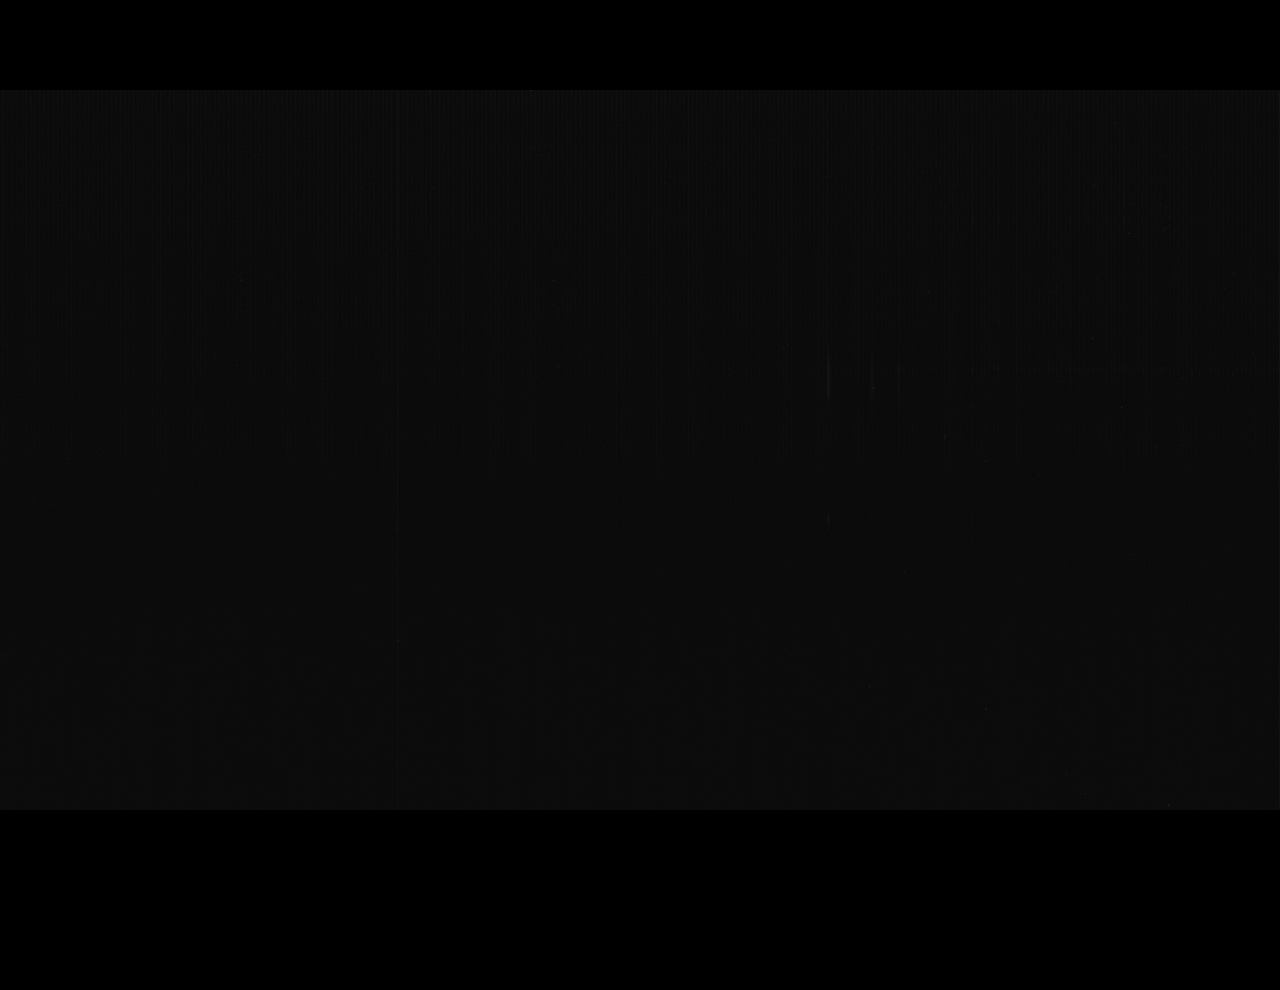
<file: index.html>
<!doctype html>
<meta charset="utf-8">
<title>Republic Labs</title>
<meta name="description" content="Republic Labs: reinventing the fan relationship. 2027–2030, monetize audiences.">
<meta property="og:title" content="Republic Labs: Reinventing the Fan Relationship">
<meta property="og:description" content="2027–2030 · Monetize audiences">
<meta property="og:image" content="https://vinyl-republic.vercel.app/assets/og.jpg">
<meta property="og:image:width" content="1200"><meta property="og:image:height" content="630">
<meta property="og:url" content="https://vinyl-republic.vercel.app/">
<meta property="og:type" content="website">
<meta name="twitter:card" content="summary_large_image">
<meta name="twitter:image" content="https://vinyl-republic.vercel.app/assets/og.jpg">
<!-- The deck is the site now. The free-camera turntable sandbox moved to sandbox.html. -->
<meta http-equiv="refresh" content="0; url=deck.html">
<script>location.replace('deck.html' + location.hash);</script>
</file>
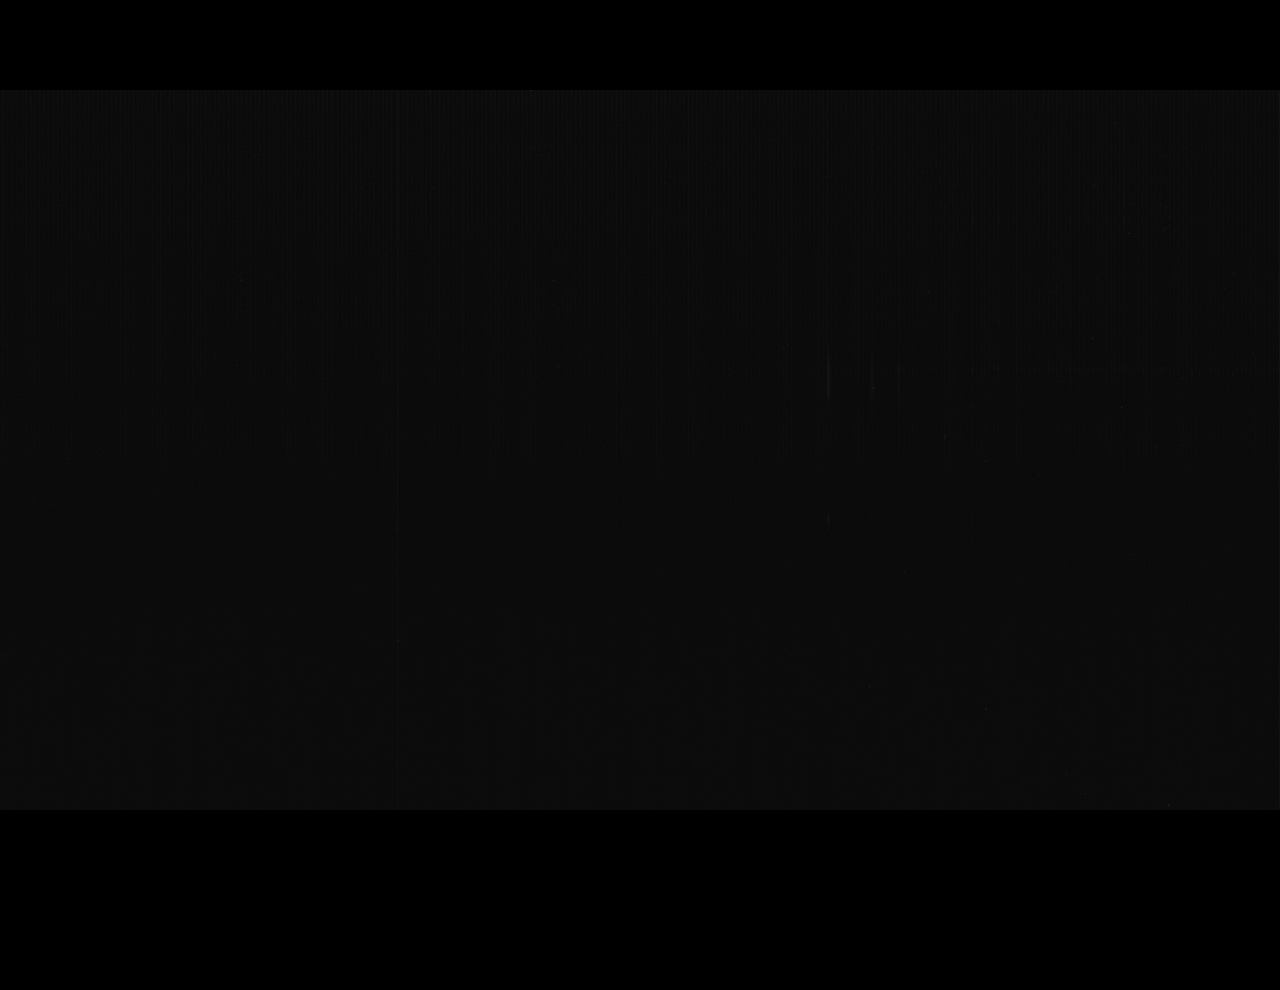
<file: deck.html>
<!doctype html>
<html lang="en">
<head>
<meta charset="utf-8">
<meta name="viewport" content="width=device-width, initial-scale=1, viewport-fit=cover">
<title>Republic Labs</title>
<meta name="description" content="Republic Labs: reinventing the fan relationship. 2027–2030, monetize audiences.">
<meta property="og:title" content="Republic Labs: Reinventing the Fan Relationship">
<meta property="og:description" content="2027–2030 · Monetize audiences">
<meta property="og:image" content="https://vinyl-republic.vercel.app/assets/og.jpg">
<meta property="og:image:width" content="1200"><meta property="og:image:height" content="630">
<meta property="og:url" content="https://vinyl-republic.vercel.app/">
<meta property="og:type" content="website">
<meta name="twitter:card" content="summary_large_image">
<meta name="twitter:image" content="https://vinyl-republic.vercel.app/assets/og.jpg">
<link rel="stylesheet" href="https://api.fontshare.com/v2/css?f[]=general-sans@300,400,500,600,700&f[]=satoshi@400,500&display=swap">
<style>
  /* Interactive deck. Every slide is laid out on a 1920 x 1080 stage (Figma px) that scales to fit the window.
     The turntable is one live WebGL canvas shared by all slides; each slide gives it a camera pose. */
  :root { --ink: #f5f5f5; --sans: "General Sans", ui-sans-serif, system-ui, sans-serif; }
  * { box-sizing: border-box; }
  html, body { margin: 0; height: 100%; background: #000; overflow: hidden; -webkit-font-smoothing: antialiased; }
  #stage { position: absolute; left: 50%; top: 50%; width: 1920px; height: 1080px; transform-origin: 50% 50%; transform: translate(-50%, -50%); background: #111; overflow: hidden; font-family: var(--sans); color: var(--ink); }
  .abs { position: absolute; }

  /* backdrop, in Figma layer order */
  #desk { left: -255px; top: -30px; width: 2198px; height: 1232px; object-fit: cover; }                 /* republic-desk-paper 1 */
  #leak { left: 0; top: 0; width: 1920px; height: 1080px; opacity: .4; mix-blend-mode: difference; pointer-events: none; z-index: 5; }   /* Group 2: light leaks, 40%, difference, now on top of everything */
  #frost { left: 423px; top: -320px; width: 3800px; height: 1928px; background: rgba(0,0,0,.01); pointer-events: none;   /* Rectangle 1: background blur 10, layer blur 30 (soft left edge) */
    -webkit-backdrop-filter: blur(14px); backdrop-filter: blur(14px);
    -webkit-mask-image: linear-gradient(90deg, transparent 0, #000 30px); mask-image: linear-gradient(90deg, transparent 0, #000 30px); }
  #haze { left: 399px; top: -320px; width: 3800px; height: 1928px; background: rgba(0,0,0,.6); filter: blur(250px); pointer-events: none; }   /* Rectangle 2: black 60%, layer blur 500, over the turntable */

  #dim { left: 0; top: 0; width: 1920px; height: 1080px; background: #000; opacity: 0; pointer-events: none; transition: opacity 1.6s cubic-bezier(.45,0,.25,1); }
  #corner { left: 0; top: 0; width: 1920px; height: 1080px; pointer-events: none; opacity: 0; transition: opacity 1.6s cubic-bezier(.45,0,.25,1);
    background: radial-gradient(120% 130% at 100% 100%, rgba(0,0,0,1) 0%, rgba(0,0,0,.97) 30%, rgba(0,0,0,.8) 50%, rgba(0,0,0,.4) 72%, rgba(0,0,0,0) 92%); }   /* strong enough to hide the deck's nameplate on the cover */   /* soft black from the bottom right, behind the text */
  #stage[data-slide="cover"] #corner, #stage[data-slide="play"] #corner { opacity: 1; }   /* also behind "Identify the fan" for contrast */
  #stage[data-slide="cover"] #dim { opacity: .2; }  /* cover: 20% black over the scene, under the text */
  #stage[data-slide="play"] #dim { opacity: .3; }   /* Figma 1:123: 30% black over the scene */
  #frost, #haze { transition: opacity 1.8s cubic-bezier(.45,0,.25,1); transition-delay: var(--fog-in, 0s); }
  #stage:not(.desk) #frost, #stage:not(.desk) #haze { transition-delay: 0s; }   /* leave at once, return late */
  #stage:not(.desk) #frost, #stage:not(.desk) #haze { opacity: 0; }   /* frosted paper + haze: phone slide (Figma 1:356) */
  #gl { left: 0; top: 0; width: 1920px; height: 1080px; touch-action: none; opacity: 0; transition: opacity .8s ease-out; }
  .ready #gl { opacity: 1; }
  #gl.mirror { transform: scaleX(-1); }   /* slide 3 framing; deck.js flips it while the camera is over the label */

  /* slide text: rises in from below, slides up and out when you move on (staggered, top line first) */
  .slide { position: absolute; inset: 0; pointer-events: none; }
  .still, .still * { transition: none !important; }   /* first paint: everything already in place, no fade-in */
  .slide > .abs { opacity: 0; transform: translateY(48px); transition: opacity .9s cubic-bezier(.33,0,.2,1), transform 1.2s cubic-bezier(.33,0,.2,1); }
  .slide.on > .abs { opacity: 1; transform: none; transition-delay: calc(var(--in, .5s) + var(--d, 0s)); }   /* --in: wait for the camera to land (set by deck.js) */
  .slide.out > .abs { opacity: 0; transform: translateY(-72px); transition: opacity .32s cubic-bezier(.5,0,.75,0), transform .42s cubic-bezier(.55,0,.45,1); transition-delay: calc(var(--d, 0s) * .5); }
  .slide.on .hit { pointer-events: auto; }

  /* slide 1 (screenshot mock 2026-11-12), on the 12-column grid: 64 px margins, 24 px gutters, column k starts at 64 + k * 151.33
     col 7 = 1123.3 (meta, title)   col 9 = 1426 (lede and bullets, stacked)   right edge = 1856 */
  .meta { --d: 0s; left: 1123.3px; top: 122px; margin: 0; font-size: 30px; line-height: .99; letter-spacing: -0.03em; }
  .title { --d: .06s; left: 1117.3px; top: 348px; width: 739px; margin: 0; font-size: 100px; line-height: .99; letter-spacing: -0.03em; font-weight: 400; }   /* -6 px: optical edge of the R */
  .title { white-space: nowrap; } .title b { font-weight: 600; }
  .lede { --d: .12s; left: 1426px; top: 716px; margin: 0; font-size: 32px; line-height: .99; letter-spacing: -0.03em; }
  .points { --d: .16s; left: 1426px; top: 802px; margin: 0; padding: 0 0 0 30px; list-style: none; font-size: 32px; line-height: 1.18; letter-spacing: -0.03em; }
  .points li { position: relative; }
  .points li::before { content: "•"; position: absolute; left: -30px; }   /* bullet on the lede's edge, text indented */
  /* slide nav: bottom right on the grid (right edge 1856), above the light leaks */
  #nav { position: absolute; right: 64px; bottom: 44px; z-index: 6; display: flex; align-items: center; gap: 6px; font: 400 18px/1 var(--sans); letter-spacing: -0.03em; color: var(--ink); }
  #nav button { all: unset; cursor: pointer; padding: 8px 6px; opacity: .38; transition: opacity .25s ease; position: relative; }
  #nav button:hover { opacity: .8; }
  #nav button[aria-current="true"] { opacity: 1; }
  #nav button[aria-current="true"]::after { content: ""; position: absolute; left: 6px; right: 6px; bottom: 2px; height: 1px; background: currentColor; }
  #nav .arrow { padding: 8px 10px; font-size: 20px; }
  #nav .arrow:disabled { opacity: .15; cursor: default; }
  #nav button[hidden] { display: none; }   /* only three slide numbers show at a time; ‹ › move through the rest */
  #nav button:focus-visible { outline: 1px solid rgba(255,255,255,.5); outline-offset: 2px; }
  /* "01 Identify the fan" (Figma 1:356 styling): number Light, words Medium, second line hangs under "Identify".
     One element shared by slides 3 and 4, so it stays put while the camera pans between them. Title on col 7. */
  #step { left: 1117.3px; top: 399px; margin: 0; font-size: 100px; line-height: .99; letter-spacing: -0.03em; white-space: nowrap; z-index: 2; display: flex; align-items: flex-start; gap: .26em;
    opacity: 0; transform: translateY(48px); transition: opacity .9s cubic-bezier(.33,0,.2,1), transform 1.2s cubic-bezier(.33,0,.2,1); pointer-events: none; }
  #step .n { font-weight: 300; } #step .w { font-weight: 500; }
  #stage[data-slide="play"] #step, #stage[data-slide="phone"] #step { opacity: 1; transform: none; transition-delay: var(--in, .5s); }
  #stage:not([data-slide="play"]):not([data-slide="phone"]) #step { transform: translateY(-72px); transition: opacity .32s cubic-bezier(.5,0,.75,0), transform .42s cubic-bezier(.55,0,.45,1); }
  /* slide 4: the phone, as in Figma 1:356 (bleeds off the bottom) */
  /* the phone (Figma 1:413) is one element shared by slides 4 and 5: on 5 it zooms so its three service rows land exactly on
     the cards (rows at 144.3, 639.8 in the group, 446.3 wide -> cards at 157, 281.5, 670 wide: scale 1.5), then hands over */
  #phone { left: 245px; top: 97px; width: 661.1px; height: 1273.4px; transform-origin: 0 0; pointer-events: none; z-index: 1; will-change: transform; backface-visibility: hidden;   /* 4x image: stays sharp at 1.5x */
    opacity: 0; transform: translateY(48px); transition: opacity .9s cubic-bezier(.33,0,.2,1), transform 1.2s cubic-bezier(.33,0,.2,1); }
  #stage[data-slide="phone"] #phone { opacity: 1; transform: none; transition-delay: var(--in, .5s); }
  #stage[data-slide="phone"][data-prev="connect"] #phone { transition: transform 1.3s cubic-bezier(.65,0,.35,1), opacity .2s ease; transition-delay: 0s; }
  #stage[data-slide="connect"] #phone { opacity: 1; transform: translate(-304.62px, -775.97px) scale(1.5012);   /* stays: the live cards sit on its rows */
    transition: transform 1.3s cubic-bezier(.65,0,.35,1), opacity .2s ease; }
  #stage:not([data-slide="phone"]):not([data-slide="connect"]) #phone { transform: translateY(-72px); transition: opacity .32s cubic-bezier(.5,0,.75,0), transform .42s cubic-bezier(.55,0,.45,1); }
  /* slide 5 (Figma 1:88): connect cards on cols 1–6, copy on col 7; a simulator touch dot taps each Connect */
  .card { left: 157px; width: 670px; height: 156.7px; border-radius: 30.3px; background: rgb(26,26,28); border: 1px solid rgba(245,245,245,.05);
    display: flex; align-items: center; gap: 26.5px; padding: 0 30.3px; font-family: Satoshi, var(--sans); }   /* same face and metrics as the phone's rows, so the hand-off doesn't jump */   /* the phone's own rows at x1.5, card column on Figma's left edge (157) */
  .card:nth-of-type(1) { top: 281.5px; } .card:nth-of-type(2) { top: 461.7px; } .card:nth-of-type(3) { top: 641.9px; }
  .slide[data-cam="connect"] { z-index: 2; }   /* live cards above the (z-index 1) phone image they sit on */
  .slide[data-cam="connect"] > .card { transform: none; opacity: 0; transition: opacity .3s ease; transition-delay: 0s; will-change: opacity; }
  .slide.on[data-cam="connect"] > .card { opacity: 1; transition-delay: 1.3s; transition-duration: .2s; }   /* only once the zoom has landed */
  .card .logo { width: 91px; height: 91px; flex: none; display: block; }
  .card .txt { flex: 1; display: flex; flex-direction: column; gap: 6px; }
  .card .nm { font-size: 32.2px; font-weight: 500; letter-spacing: -0.02em; line-height: 1.1; }
  .card .sub { font-size: 24.6px; letter-spacing: 0; color: rgba(245,245,245,.45); line-height: 1.2; transition: color .3s ease; }
  .card .btn { flex: none; width: 165px; height: 72.8px; border-radius: 999px; border: 1.5px solid rgba(245,245,245,.3); display: grid; place-items: center;
    font-size: 26.5px; font-weight: 500; letter-spacing: -0.02em; position: relative; overflow: hidden;
    transition: background .35s ease, color .35s ease, border-color .35s ease, transform .15s ease, width .45s cubic-bezier(.65,0,.35,1); }
  .card .btn span { position: absolute; inset: 0; display: grid; place-items: center; white-space: nowrap;   /* each state fills the pill, so the check centres when it shrinks */ transition: opacity .25s ease, transform .35s cubic-bezier(.3,1.4,.5,1); }
  .card .btn .b1 { opacity: 1; } .card .btn .b2, .card .btn .b3 { opacity: 0; transform: translateY(14px); }
  .card .btn .spin { display: block; width: 26px; height: 26px; border-radius: 50%; border: 2.5px solid rgba(245,245,245,.25); border-top-color: #f5f5f5; animation: spin .8s linear infinite; }
  @keyframes spin { to { transform: rotate(360deg); } }
  .card.press .btn { transform: scale(.94); background: rgba(245,245,245,.08); }
  .card.busy .btn .b1 { opacity: 0; transform: translateY(-14px); } .card.busy .btn .b2 { opacity: 1; transform: none; }
  .card.done .btn { width: 72.8px; background: #f5f5f5; border-color: #f5f5f5; color: #0d0d0e; }   /* pill collapses to a white check */
  .card.done .btn .b1, .card.done .btn .b2 { opacity: 0; transform: translateY(-14px); } .card.done .btn .b3 { opacity: 1; transform: none; }
  .card.done .sub { color: rgba(245,245,245,.8); }
  .copy { --d: .2s; left: 1198px; top: 414px; margin: 0; font-size: 48px; line-height: 1.18; letter-spacing: -0.03em; white-space: nowrap; }
  /* slide 5: soften the whole desk behind the cards */
  #soften { left: 0; top: 0; width: 1920px; height: 1080px; pointer-events: none; opacity: 0; transition: opacity 1s ease;
    -webkit-backdrop-filter: blur(12px); backdrop-filter: blur(12px); background: rgba(0,0,0,.12); }
  #stage[data-slide="connect"] #soften { opacity: 1; }
  /* the touch dot (iOS simulator style) */
  #touch { position: absolute; left: -30px; top: -30px; width: 60px; height: 60px; z-index: 7; pointer-events: none; opacity: 0; will-change: transform, opacity; transition: opacity .3s ease; }
  #touch i { position: absolute; inset: 0; border-radius: 50%; background: rgba(255,255,255,.55); box-shadow: inset 0 0 0 2px rgba(255,255,255,.7), 0 4px 16px rgba(0,0,0,.4);
    transition: transform .14s cubic-bezier(.3,0,.3,1), background .14s ease; }
  #touch.down i { transform: scale(.8); background: rgba(255,255,255,.75); }
  html.scene .slide > *, html.scene #nav, html.scene #step { display: none !important; }
</style>
<link rel="stylesheet" href="https://fonts.googleapis.com/css2?family=Host+Grotesk:wght@400;500&display=swap">
<link rel="stylesheet" href="src/story.css">
</head>
<body>
<div id="stage" class="still">
  <div id="frost" class="abs"></div>
  <canvas id="gl" class="abs"></canvas>
  <div id="dim" class="abs"></div>
  <div id="corner" class="abs"></div>
  <div id="haze" class="abs"></div>
  <div id="soften" class="abs"></div>

  <!-- 1: their logo on the label, straight down; → pans across to the nameplate -->
  <section class="slide on" data-cam="logo"></section>

  <!-- 2: the Republic Labs nameplate on the deck (label.js drawLabsCard), nothing selected -->
  <section class="slide" data-cam="labs"></section>
  <!-- 3: the camera settles over the record; the agenda is printed on the label (label.js drawAgendaLabel) -->
  <section class="slide" data-cam="agenda"></section>

  <section class="slide" data-cam="cover">
    <p class="abs meta hit">2027–2030<br>Monetize audiences</p>
    <h1 class="abs title hit"><b>REPUBLIC Labs</b>:<br>Reinventing the<br>Fan Relationship</h1>
    <p class="abs lede hit">Building a<br>system that:</p>
    <ul class="abs points hit">
      <li>rewards engagement</li>
      <li>deepens fan relationships</li>
      <li>compounds revenue.</li>
    </ul>
  </section>

  <!-- 3 (new): the problem. Same camera as the cover, scene dimmed; a ticket queue falls over, resale takes the rest -->
  <section class="slide story" data-cam="problem">
    <div class="abs win real">
      <div class="cr-tabs"><span class="tl"><i></i><i></i><i></i></span>
        <div class="cr-tab"><span class="fav">t</span><span class="tt">Olivia Dean: The Art of Loving Tour &ndash; Queue</span><span class="x">&times;</span></div>
        <span class="plus">+</span></div>
      <div class="cr-bar">
        <span class="b"><svg width="18" height="18" viewBox="0 0 24 24" fill="none" stroke="#474747" stroke-width="2" stroke-linecap="round" stroke-linejoin="round"><path d="M19 12H5M12 19l-7-7 7-7"/></svg></span><span class="b dim"><svg width="18" height="18" viewBox="0 0 24 24" fill="none" stroke="#474747" stroke-width="2" stroke-linecap="round" stroke-linejoin="round"><path d="M5 12h14M12 5l7 7-7 7"/></svg></span><span class="b"><svg width="18" height="18" viewBox="0 0 24 24" fill="none" stroke="#474747" stroke-width="2" stroke-linecap="round" stroke-linejoin="round"><path d="M21 12a9 9 0 1 1-2.6-6.4M21 4v5h-5"/></svg></span>
        <div class="omni"><span class="tune"><svg width="16" height="16" viewBox="0 0 24 24" fill="none" stroke="#474747" stroke-width="2" stroke-linecap="round" stroke-linejoin="round"><path d="M4 7h10M18 7h2M4 17h4M12 17h8"/><circle cx="16" cy="7" r="2"/><circle cx="10" cy="17" r="2"/></svg></span><span class="u"><b>queue.ticketsite.com</b>/?c=oliviadean-presale&amp;e=tsrd26&amp;cid=en-us&amp;t=https%3A%2F%2Fticketsite.com</span><span class="star"><svg width="16" height="16" viewBox="0 0 24 24" fill="none" stroke="#474747" stroke-width="2" stroke-linecap="round" stroke-linejoin="round"><path d="M12 3l2.7 5.6 6.1.9-4.4 4.3 1 6.1L12 17l-5.4 2.9 1-6.1L3.2 9.5l6.1-.9z"/></svg></span></div>
        <span class="b"><svg width="18" height="18" viewBox="0 0 24 24" fill="none" stroke="#474747" stroke-width="1.7" stroke-linejoin="round"><path d="M20.5 11H19V7c0-1.1-.9-2-2-2h-4V3.5a2.5 2.5 0 0 0-5 0V5H4a2 2 0 0 0-2 2v3.8h1.5a2.7 2.7 0 0 1 0 5.4H2V20a2 2 0 0 0 2 2h3.8v-1.5a2.7 2.7 0 0 1 5.4 0V22H17a2 2 0 0 0 2-2v-4h1.5a2.5 2.5 0 0 0 0-5z"/></svg></span><span class="av">M</span><span class="b"><svg width="18" height="18" viewBox="0 0 24 24" fill="none" stroke="#474747" stroke-width="2" stroke-linecap="round" stroke-linejoin="round"><circle cx="12" cy="5" r="1"/><circle cx="12" cy="12" r="1"/><circle cx="12" cy="19" r="1"/></svg></span></div>
      <div class="q">
        <div class="hero"><img src="assets/od-apollo.jpg" alt="Olivia Dean performing at Eventim Apollo, London">
          <div class="evt"><b>Olivia Dean: The Art of Loving Tour</b><span>Sat &bull; Jun 13, 2026 &bull; 7:30 pm</span><span>Madison Square Garden &bull; New York</span></div>
          <div class="steps"><div class="track"><i></i></div>
            <span class="s done" style="left:0%">The Lobby</span><span class="s done" style="left:33.3%">Waiting Room</span><span class="s on" style="left:66.6%">Queue</span><span class="s" style="left:100%">Shop for Tickets</span></div></div>
        <div class="qcard">
          <div class="h">You&rsquo;re in the queue</div>
          <p class="sub">When it&rsquo;s your turn, you&rsquo;ll have 10 minutes to choose your tickets. Don&rsquo;t refresh this page or you&rsquo;ll lose your place.</p>
          <div class="num"><span class="qn">48,213</span></div>
          <div class="lbl">People ahead of you</div>
          <div class="bar"><i></i></div>
          <div class="eta2">Your estimated wait time is <b>more than an hour</b></div>
          <div class="qid">Queue ID: B5E5C8C4-DEEF-4078-9ED4-37BC4FE9A445</div>
        </div>
        <div class="err"><div><div class="ic">!</div><b>Sorry, something went wrong.</b><span>We couldn&rsquo;t complete your request. Please try again later.</span><code>Error code: 0x80A1 &middot; Ref 4F2-9C1</code></div></div>
        <div class="sold"><div><b>Tickets are no longer available.</b><span>All presale tickets for this event have been sold. Check back later, or look for tickets on resale.</span><div class="btn">See resale tickets</div></div></div>
      </div></div>
    <p class="abs kick">The problem</p>
    <h2 class="abs big">100,000 fans.<br><span>20,000 seats.</span></h2>
    <p class="abs prob">Bots and scalpers get in first. Tickets resell for thousands. The fans who were there from <em>day one</em> get locked out.</p>
  </section>



  <!-- 4: the camera slides off the record onto the desk paper; frosted paper + haze return, the phone rises in -->
  <!-- 3: pull back to the whole deck, the arm drops onto the lead-in, the camera goes down to the needle as it starts to play -->
  <section class="slide" data-cam="play"></section>

  <!-- 4 -> 5 play as one beat: the phone rises in, holds, then zooms into the connect cards on its own (data-auto) -->
  <section class="slide" data-cam="phone" data-auto="1.2"></section>
  <img id="phone" class="abs" src="assets/phone-connect.png" alt="Connect your streaming: Spotify, Apple Music, YouTube Music">
  <!-- 5: same desk; cards rise in and a touch dot connects each service (Figma 1:88) -->
  <section class="slide" data-cam="connect">
    <div class="abs card"><svg class="logo" viewBox="0 0 24 24"><circle cx="12" cy="12" r="12" fill="#1ED760"/><path fill="#000" d="M17.521 17.34c-.24.359-.66.48-1.021.24-2.82-1.74-6.36-2.101-10.561-1.141-.418.122-.779-.179-.899-.539-.12-.421.18-.78.54-.9 4.56-1.021 8.52-.6 11.64 1.32.42.18.479.659.301 1.02zm1.44-3.3c-.301.42-.841.6-1.262.3-3.239-1.98-8.159-2.58-11.939-1.38-.479.12-1.02-.12-1.14-.6-.12-.48.12-1.021.6-1.141C9.6 9.9 15 10.561 18.72 12.84c.361.181.54.78.241 1.2zm.12-3.36C15.24 8.4 8.82 8.16 5.16 9.301c-.6.179-1.2-.181-1.38-.721-.18-.601.18-1.2.72-1.381 4.26-1.26 11.28-1.02 15.721 1.621.539.3.719 1.02.419 1.56-.299.421-1.02.599-1.559.3z"/></svg><div class="txt"><div class="nm">Spotify</div><div class="sub">Tap to connect</div></div>
      <div class="btn"><span class="b1">Connect</span><span class="b2"><i class="spin"></i></span><span class="b3"><svg width="24" height="24" viewBox="0 0 24 24" fill="none"><path d="M5 12.5 10 17.5 19 7" stroke="#0d0d0e" stroke-width="2.6" stroke-linecap="round" stroke-linejoin="round"/></svg></span></div></div>
    <div class="abs card"><svg class="logo" viewBox="0 0 48 48"><defs><linearGradient id="am" x1="24" y1="0" x2="24" y2="48" gradientUnits="userSpaceOnUse"><stop stop-color="#FA586A"/><stop offset="1" stop-color="#FB233B"/></linearGradient></defs><rect width="48" height="48" rx="11" fill="url(#am)"/><path fill="#fff" d="M32.6 10.3c-.1 0-.4 0-.6.1l-11.9 2.4c-.9.2-1.5.9-1.5 1.8v14.6c0 .7-.3 1.1-1 1.3l-1.7.4c-2.1.5-3.1 1.6-3.1 3.2 0 1.8 1.4 3.1 3.3 3.1.6 0 1.1-.1 1.8-.2 2.3-.5 3.4-2 3.4-4.4V20.2c0-.6.2-.9.8-1l9.5-1.9c.5-.1.8.1.8.6v9.1c0 .7-.3 1.1-1 1.3l-1.7.4c-2.1.5-3.1 1.6-3.1 3.2 0 1.8 1.4 3.1 3.3 3.1.6 0 1.1-.1 1.8-.2 2.3-.5 3.4-2 3.4-4.4V11.7c0-.9-.5-1.4-1.3-1.4z"/></svg><div class="txt"><div class="nm">Apple Music</div><div class="sub">Tap to connect</div></div>
      <div class="btn"><span class="b1">Connect</span><span class="b2"><i class="spin"></i></span><span class="b3"><svg width="24" height="24" viewBox="0 0 24 24" fill="none"><path d="M5 12.5 10 17.5 19 7" stroke="#0d0d0e" stroke-width="2.6" stroke-linecap="round" stroke-linejoin="round"/></svg></span></div></div>
    <div class="abs card"><svg class="logo" viewBox="0 0 48 48"><rect width="48" height="48" rx="11" fill="#fff"/><rect x="8" y="13.5" width="32" height="21" rx="6" fill="#FF0000"/><path fill="#fff" d="M21 19.2v9.6l8.3-4.8z"/></svg><div class="txt"><div class="nm">YouTube Music</div><div class="sub">Tap to connect</div></div>
      <div class="btn"><span class="b1">Connect</span><span class="b2"><i class="spin"></i></span><span class="b3"><svg width="24" height="24" viewBox="0 0 24 24" fill="none"><path d="M5 12.5 10 17.5 19 7" stroke="#0d0d0e" stroke-width="2.6" stroke-linecap="round" stroke-linejoin="round"/></svg></span></div></div>
    <p class="abs copy">Connect consented CRM,<br>commerce, live and permitted<br>streaming signals into one<br><span style="white-space:nowrap">artist-specific</span> fan profile.</p>
  </section>

  <!-- ===== the fan story (src/story.css, src/story.js). Desk slides reuse the phone camera; section titles get their own shots ===== -->
  <!-- 6: Maya is recognised on oliviadean.com: her history comes back without her proving anything -->
  <section class="slide story" data-cam="recognize">
    <div class="abs web" data-url="oliviadean.com/fanclub"><div class="body">
      <div class="h1">Welcome back, Maya.</div>
      <p class="sub2">We matched your email to your history with Olivia.</p>
      <div class="row rv"><div class="ic"><svg width="28" height="28" viewBox="0 0 24 24" fill="none" stroke="#e8bf6a" stroke-width="1.8" stroke-linejoin="round"><path d="M12 3l2.6 5.6 6 .7-4.5 4 1.3 6L12 16.3 6.6 19.3l1.3-6-4.5-4 6-.7z"/></svg></div><div class="t"><b>Fan since 2019</b><small>First stream, before the debut album</small></div><div class="ok"><svg width="20" height="20" viewBox="0 0 24 24" fill="none"><path d="M5 12.5 10 17.5 19 7" stroke="#0d0d0e" stroke-width="2.8" stroke-linecap="round" stroke-linejoin="round"/></svg></div></div>
      <div class="row rv"><div class="ic"><svg width="28" height="28" viewBox="0 0 24 24" fill="none" stroke="#f5f5f5" stroke-width="1.8" stroke-linecap="round" stroke-linejoin="round"><path d="M6 7h12l-1 13H7L6 7z"/><path d="M9 7a3 3 0 0 1 6 0"/></svg></div><div class="t"><b>Official store</b><small>3 orders · since 2021</small></div><div class="ok"><svg width="20" height="20" viewBox="0 0 24 24" fill="none"><path d="M5 12.5 10 17.5 19 7" stroke="#0d0d0e" stroke-width="2.8" stroke-linecap="round" stroke-linejoin="round"/></svg></div></div>
      <div class="row rv"><div class="ic"><svg width="28" height="28" viewBox="0 0 24 24" fill="none" stroke="#f5f5f5" stroke-width="1.8" stroke-linejoin="round"><path d="M3 7h18v3a2 2 0 0 0 0 4v3H3v-3a2 2 0 0 0 0-4z"/><path d="M15 7v10" stroke-dasharray="2 2"/></svg></div><div class="t"><b>Live</b><small>2 shows · verified ticket scans</small></div><div class="ok"><svg width="20" height="20" viewBox="0 0 24 24" fill="none"><path d="M5 12.5 10 17.5 19 7" stroke="#0d0d0e" stroke-width="2.8" stroke-linecap="round" stroke-linejoin="round"/></svg></div></div>
      <div class="row rv"><div class="ic"><svg width="28" height="28" viewBox="0 0 24 24" fill="none" stroke="#f5f5f5" stroke-width="1.8"><rect x="4" y="4" width="16" height="16" rx="5"/><circle cx="12" cy="12" r="3.6"/><circle cx="17" cy="7" r=".9" fill="#f5f5f5"/></svg></div><div class="t"><b>Fan account</b><small>@deanie.daily · 12.4k followers</small></div><div class="ok"><svg width="20" height="20" viewBox="0 0 24 24" fill="none"><path d="M5 12.5 10 17.5 19 7" stroke="#0d0d0e" stroke-width="2.8" stroke-linecap="round" stroke-linejoin="round"/></svg></div></div>
      <div class="row rv"><div class="ic"><svg width="28" height="28" viewBox="0 0 24 24" fill="none" stroke="#f5f5f5" stroke-width="1.8" stroke-linecap="round"><path d="M4 15v-3a8 8 0 0 1 16 0v3"/><rect x="3" y="14" width="4" height="6" rx="1.5"/><rect x="17" y="14" width="4" height="6" rx="1.5"/></svg></div><div class="t"><b>Streaming</b><small>1,284 hours · Spotify, Apple Music</small></div><div class="ok"><svg width="20" height="20" viewBox="0 0 24 24" fill="none"><path d="M5 12.5 10 17.5 19 7" stroke="#0d0d0e" stroke-width="2.8" stroke-linecap="round" stroke-linejoin="round"/></svg></div></div>
      <div class="cta rv">Create my fan profile</div>
    </div></div>
    <p class="abs kick">01 Identify the fan</p>
    <p class="abs say">Every touchpoint,<br>one fan.</p>
    <p class="abs note">Store orders, ticket scans, socials and streams resolve into one <span style="white-space:nowrap">artist-specific</span> profile.<br><b>Maya never has to prove she's a fan.</b></p>
  </section>

  <!-- 7: 02 Gamify loyalty (section title, its own shot of the record) -->
  <section class="slide story" data-cam="gamify"><h2 class="abs stephead"><span class="n">02</span><span class="w">Gamify<br>loyalty</span></h2></section>

  <!-- 8: everything Maya does earns points; she crosses into Tier 01 -->
  <section class="slide story" data-cam="points">
    <div class="abs web" data-url="oliviadean.com/fanclub/me"><div class="body">
      <div class="me"><div class="av">M</div><div><b>@deanie.daily</b><small>Olivia Dean fan · since 2019</small></div></div>
      <div class="toast"><span class="app">OD</span><div class="msg"><div class="hd"><b>OLIVIA DEAN</b><span>now</span></div><b>You&rsquo;re a Superfan.</b><small>Tier 01 unlocked: presales open first for you.</small></div></div>
      <div class="tier"><div class="top"><span class="nm">Tier 02 · Engaged</span><span class="pts"><b class="ptn">7,420</b> / 10,000</span></div>
        <div class="track"><i></i></div><div class="steps"><span>Tier 03 · Loyal</span><span>Tier 02 · Engaged</span><span>Tier 01 · Superfan</span></div></div>
      <div class="feed">
        <div class="row rv" data-add="240"><div class="ic"><svg width="26" height="26" viewBox="0 0 24 24" fill="none" stroke="#f5f5f5" stroke-width="1.8" stroke-linecap="round"><path d="M4 15v-3a8 8 0 0 1 16 0v3"/><rect x="3" y="14" width="4" height="6" rx="1.5"/><rect x="17" y="14" width="4" height="6" rx="1.5"/></svg></div><div class="t"><b>Streamed The Art of Loving</b><small>42 plays this week</small></div><span class="plus">+240</span></div>
        <div class="row rv" data-add="600"><div class="ic"><svg width="26" height="26" viewBox="0 0 24 24" fill="none" stroke="#f5f5f5" stroke-width="1.8"><rect x="4" y="4" width="16" height="16" rx="5"/><circle cx="12" cy="12" r="3.6"/><circle cx="17" cy="7" r=".9" fill="#f5f5f5"/></svg></div><div class="t"><b>Fan edit on @deanie.daily</b><small>18.2k views · verified</small></div><span class="plus">+600</span></div>
        <div class="row rv" data-add="450"><div class="ic"><svg width="26" height="26" viewBox="0 0 24 24" fill="none" stroke="#f5f5f5" stroke-width="1.8"><circle cx="12" cy="12" r="9"/><circle cx="12" cy="12" r="2.6"/></svg></div><div class="t"><b>Pre-ordered tour vinyl</b><small>Official store</small></div><span class="plus">+450</span></div>
        <div class="row rv" data-add="1200"><div class="ic"><svg width="26" height="26" viewBox="0 0 24 24" fill="none" stroke="#f5f5f5" stroke-width="1.8" stroke-linejoin="round"><path d="M3 7h18v3a2 2 0 0 0 0 4v3H3v-3a2 2 0 0 0 0-4z"/><path d="M15 7v10" stroke-dasharray="2 2"/></svg></div><div class="t"><b>Checked in at the show</b><small>Verified ticket scan</small></div><span class="plus">+1,200</span></div>
        <div class="row rv" data-add="300"><div class="ic"><svg width="26" height="26" viewBox="0 0 24 24" fill="none" stroke="#f5f5f5" stroke-width="1.8" stroke-linecap="round"><circle cx="9" cy="9" r="3.2"/><path d="M3.5 19a5.5 5.5 0 0 1 11 0"/><path d="M17 8v6M14 11h6"/></svg></div><div class="t"><b>Brought 3 friends into the club</b><small>Referral</small></div><span class="plus">+300</span></div>
      </div>
    </div></div>
    <p class="abs kick">02 Gamify loyalty</p>
    <p class="abs say">Loyalty you<br>can see.</p>
    <p class="abs note">Recognize longevity, verified participation and purchasing. <b>Give fans visible progress across <span style="white-space:nowrap">artist-defined</span> tiers.</b></p>
  </section>

  <!-- 9: 03 Unlock & re-engage (section title) -->
  <section class="slide story" data-cam="unlock"><h2 class="abs stephead"><span class="n">03</span><span class="w">Unlock &amp;<br>re-engage</span></h2></section>

  <!-- 10: Tier 01 opens the presale before the queue from slide 3; Maya is in -->
  <section class="slide story" data-cam="presale">
    <div class="abs web" data-url="oliviadean.com/tour"><div class="body">
      <div class="queue"><span>General sale · <b>48,213 ahead</b></span><span class="ok2">Skipped the queue</span></div>
      <div class="ticket"><div class="art"><span class="pill">Superfan presale · Tier 01 only</span><b>The Art of Loving<br>Tour</b></div>
        <div class="info"><p>Opens <b>48 hours</b> before general sale. Verified fans only, so bots can't get in.</p>
          <div class="cta"><span class="s1">Get tickets</span><span class="s2"><i class="spin"></i></span><span class="s3">You're in · 2 × Floor</span></div></div></div>
      <div class="perks">
        <div class="row"><div class="ic"><svg width="26" height="26" viewBox="0 0 24 24" fill="none" stroke="#f5f5f5" stroke-width="1.8" stroke-linecap="round" stroke-linejoin="round"><path d="M9 18V5l11-2v13"/><circle cx="6" cy="18" r="3"/><circle cx="17" cy="16" r="3"/></svg></div><div class="t"><b>Early listen</b><small>Unreleased demo, 1 week early</small></div><span class="lock" data-closed="Tier 01">Tier 01</span></div>
        <div class="row"><div class="ic"><svg width="26" height="26" viewBox="0 0 24 24" fill="none" stroke="#f5f5f5" stroke-width="1.8"><circle cx="12" cy="12" r="9"/><circle cx="12" cy="12" r="2.6"/></svg></div><div class="t"><b>Signed vinyl drop</b><small>500 copies · Superfans only</small></div><span class="lock" data-closed="Tier 01">Tier 01</span></div>
      </div>
      <!-- digital ticket: boarding-pass layout (Nov 13 reference), slides up once she's in -->
      <div class="pass">
        <div class="top"><span class="od">OLIVIA DEAN</span><span class="code">TAOL 0613<br>Sat 13 Jun 2026</span></div>
        <div class="who"><div><small>Fan</small><b>Maya Reyes</b></div><div class="r"><small>Tier</small><b>Superfan 01</b></div></div>
        <div class="route"><div><small>New York</small><b>NYC</b></div><div class="line"><i></i><svg width="22" height="22" viewBox="0 0 24 24" fill="#1a0d05"><path d="M9 18V5l11-2v13"/><circle cx="6" cy="18" r="3"/><circle cx="17" cy="16" r="3"/></svg><i></i></div><div class="r"><small>Madison Sq. Garden</small><b>MSG</b></div></div>
        <div class="grid"><div><small>Doors</small><b>6:30 PM</b></div><div><small>Show</small><b>8:00 PM</b></div><div class="r"><small>Gate</small><b>4</b></div></div>
        <div class="tear"></div>
        <div class="stub"><div class="qr"></div>
          <div class="seat"><div><small>Section</small><b>Floor</b></div><div class="zone"><small>Row</small><b>A</b></div><div><small>Seats</small><b>14 – 15</b></div><div><small>Order</small><b>R7K2Q9</b></div></div></div>
        <div class="wallet"><svg width="20" height="20" viewBox="0 0 24 24" fill="#fff"><rect x="2" y="5" width="20" height="15" rx="3" fill="none" stroke="#fff" stroke-width="2"/><rect x="2" y="9" width="20" height="3"/></svg>Add to Apple Wallet</div>
      </div>
    </div></div>
    <p class="abs kick">03 Unlock &amp; re-engage</p>
    <p class="abs say">Status unlocks<br>access.</p>
    <p class="abs note">Reward status with music, ticket access, merchandise and experiences. <b>The fans who've been there longest get in first.</b></p>
  </section>

  <!-- 11: the leaderboard: everything Maya did, in one rank -->
  <section class="slide story" data-cam="board">
    <div class="abs win real tierbrowser">
      <div class="cr-tabs"><span class="tl"><i></i><i></i><i></i></span>
        <div class="cr-tab"><span class="fav od">OD</span><span class="tt">Olivia Dean &ndash; Fan club leaderboard</span><span class="x">&times;</span></div>
        <span class="plus">+</span></div>
      <div class="cr-bar">
        <span class="b"><svg width="18" height="18" viewBox="0 0 24 24" fill="none" stroke="#474747" stroke-width="2" stroke-linecap="round" stroke-linejoin="round"><path d="M19 12H5M12 19l-7-7 7-7"/></svg></span><span class="b dim"><svg width="18" height="18" viewBox="0 0 24 24" fill="none" stroke="#474747" stroke-width="2" stroke-linecap="round" stroke-linejoin="round"><path d="M5 12h14M12 5l7 7-7 7"/></svg></span><span class="b"><svg width="18" height="18" viewBox="0 0 24 24" fill="none" stroke="#474747" stroke-width="2" stroke-linecap="round" stroke-linejoin="round"><path d="M21 12a9 9 0 1 1-2.6-6.4M21 4v5h-5"/></svg></span>
        <div class="omni"><span class="tune"><svg width="16" height="16" viewBox="0 0 24 24" fill="none" stroke="#474747" stroke-width="2" stroke-linecap="round" stroke-linejoin="round"><path d="M4 7h10M18 7h2M4 17h4M12 17h8"/><circle cx="16" cy="7" r="2"/><circle cx="10" cy="17" r="2"/></svg></span><span class="u"><b>oliviadean.com</b>/fanclub/leaderboard</span><span class="star"><svg width="16" height="16" viewBox="0 0 24 24" fill="none" stroke="#474747" stroke-width="2" stroke-linecap="round" stroke-linejoin="round"><path d="M12 3l2.7 5.6 6.1.9-4.4 4.3 1 6.1L12 17l-5.4 2.9 1-6.1L3.2 9.5l6.1-.9z"/></svg></span></div>
        <span class="b"><svg width="18" height="18" viewBox="0 0 24 24" fill="none" stroke="#474747" stroke-width="1.7" stroke-linejoin="round"><path d="M20.5 11H19V7c0-1.1-.9-2-2-2h-4V3.5a2.5 2.5 0 0 0-5 0V5H4a2 2 0 0 0-2 2v3.8h1.5a2.7 2.7 0 0 1 0 5.4H2V20a2 2 0 0 0 2 2h3.8v-1.5a2.7 2.7 0 0 1 5.4 0V22H17a2 2 0 0 0 2-2v-4h1.5a2.5 2.5 0 0 0 0-5z"/></svg></span><span class="av">M</span><span class="b"><svg width="18" height="18" viewBox="0 0 24 24" fill="none" stroke="#474747" stroke-width="2" stroke-linecap="round" stroke-linejoin="round"><circle cx="12" cy="5" r="1"/><circle cx="12" cy="12" r="1"/><circle cx="12" cy="19" r="1"/></svg></span></div>
      <div class="odsite"><span class="wm">OLIVIA DEAN</span><span class="menu">Menu</span></div>
      <div class="tierwin clean">
      <img class="sq" src="assets/od-square.jpg" alt="Olivia Dean">
      <div class="ttl">Olivia Dean</div>
      <div class="lines"><span>You&rsquo;re Tier 2 &middot; top 5% of Olivia fans</span><b>Fan since 2019 &middot; Rank <b class="mrk">#4,812</b></b></div>
      <div class="by">Ranked by <u>all actions</u> &#8964;</div>
      <div class="tbl"><div class="th"><span>FAN</span><span>SINCE</span><span>CONTENT</span><span>MERCH</span><span>SHOWS</span><span class="sc">SCORE</span></div>
        <div class="tr rv"><span class="u">#1 @deanosupreme</span><span>2018</span><span>280k</span><span>14</span><span>6</span><span class="sc">48,920</span></div><div class="tr rv"><span class="u">#2 @nicetoeachother23</span><span>2018</span><span>266k</span><span>9</span><span>5</span><span class="sc">46,310</span></div><div class="tr rv"><span class="u">#3 @vinylcollector</span><span>2019</span><span>41k</span><span>31</span><span>4</span><span class="sc">44,780</span></div>
        <div class="more rv"><i>. . . . . . . . .</i></div>
        <div class="tr you2 rv"><span class="u"><b class="mrk">#4,812</b> @deanie.daily</span><span>2019</span><span>12.4k</span><span>3</span><span>2</span><span class="sc">10,210</span></div>
      </div>
      <div class="mix rv">
        <div class="bar"><i class="a" style="--w:31%"><b>Longevity</b><small>+3,200</small></i><i class="b" style="--w:27%"><b>Content</b><small>+2,800</small></i><i class="c" style="--w:15%"><b>Merch</b><small>+1,450</small></i><i class="d" style="--w:27%"><b>Shows</b><small>+2,760</small></i></div></div>
    </div>
    </div>
    <p class="abs kick">One fan, one relationship</p>
    <p class="abs say">Every action,<br>one rank.</p>
    <p class="abs note">Longevity, content, merch and shows add up to one picture of Maya's <b>cultural and commercial value to Olivia.</b></p>
  </section>


  <!-- 13: 04 Compound: the flywheel, and the line to end on -->
  <section class="slide story" data-cam="compound">
    <h2 class="abs stephead"><span class="n">04</span><span class="w">Compound</span></h2>
    <p class="abs loop"><span>Engagement</span><span class="ar">→</span><span>Status</span><span class="ar">→</span><span>Access</span><span class="ar">→</span><br><span>Commerce</span><span class="ar">→</span><span>More engagement</span></p>
    <p class="abs end"><b>From day one to front row.</b> Every fan, recognized.</p>
  </section>
  <div id="touch"><i></i></div>
  <div id="tap"><i></i></div>
  <h2 id="step" class="abs"><span class="n">01</span><span class="w">Identify<br>the fan</span></h2>
  <img id="leak" class="abs" src="assets/leaks-slide1.png" alt="">
  <nav id="nav" aria-label="Slides"></nav>
</div>
<script type="module" src="src/deck.js"></script>
</body>
</html>
</file>
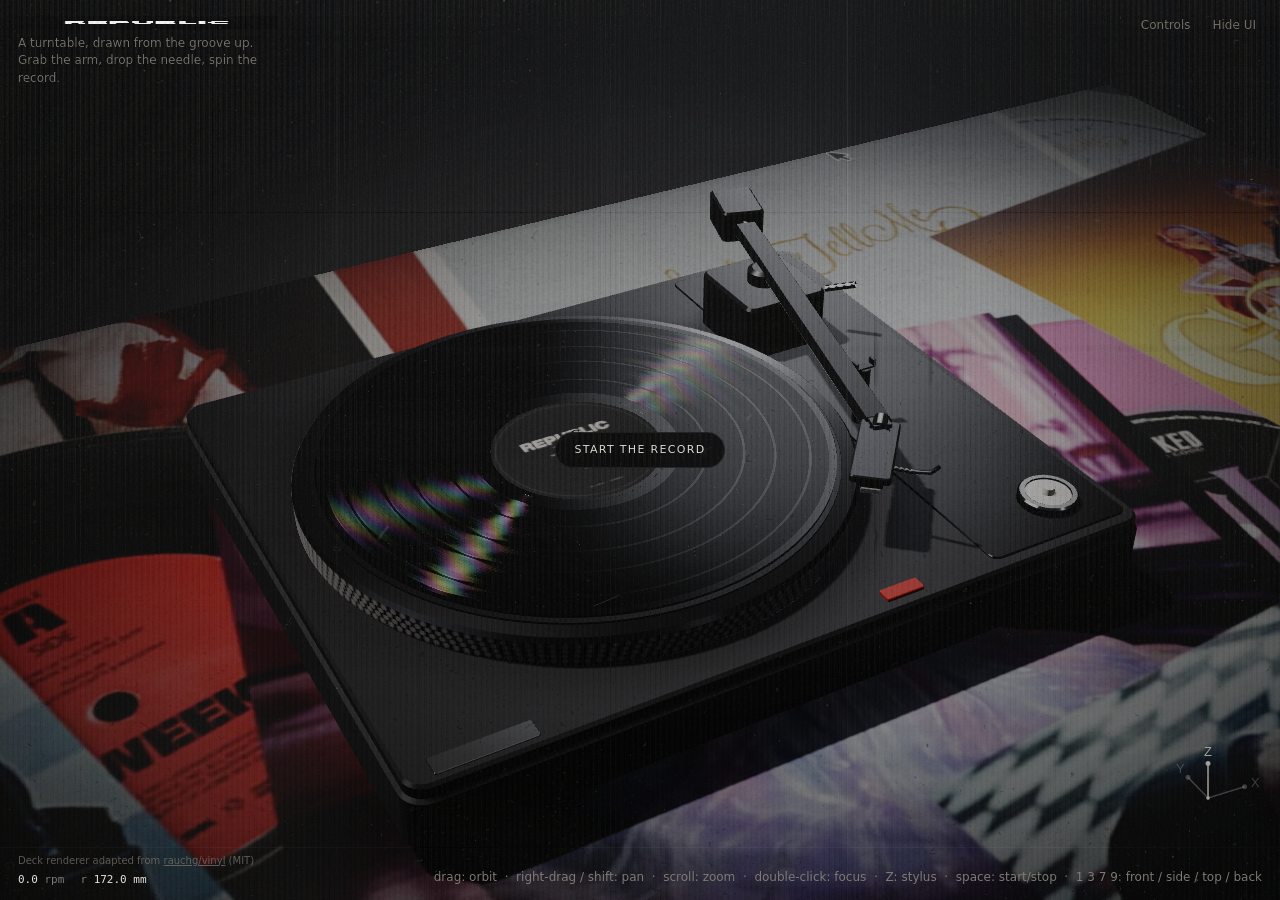
<file: sandbox.html>
<!doctype html>
<html lang="en">
<head>
<meta charset="utf-8">
<meta name="viewport" content="width=device-width, initial-scale=1, viewport-fit=cover">
<title>Republic Turntable</title>
<style>
  :root { --fg: #ece9e3; --dim: #85817a; --line: rgba(255,255,255,.1); --panel: rgba(12,12,13,.78); --acc: #ece9e3; --mono: ui-monospace, SFMono-Regular, Menlo, monospace; }
  * { box-sizing: border-box; }
  html, body { margin: 0; height: 100%; background: #030304; color: var(--fg); font: 12px/1.45 ui-sans-serif, system-ui, -apple-system, "Helvetica Neue", sans-serif; overflow: hidden; -webkit-font-smoothing: antialiased; }
  #gl { position: fixed; inset: 0; width: 100%; height: 100%; display: block; touch-action: none; cursor: grab; opacity: 0; transition: opacity .6s ease-out; }
  .ready #gl { opacity: 1; }
  #vig { position: fixed; inset: 0; pointer-events: none; background: radial-gradient(ellipse at 50% 46%, transparent 42%, rgba(0,0,0,.6) 100%); }
  #leaks { position: fixed; inset: 0; pointer-events: none; z-index: 9; background: url(assets/light-leaks.png) center / cover no-repeat; mix-blend-mode: difference; }   /* texture over everything, as in the Figma slide */
  #brand { position: fixed; top: 16px; left: 18px; z-index: 6; display: flex; flex-direction: column; gap: 6px; }
  #brand img { height: 13px; width: auto; mix-blend-mode: screen; }
  #brand p { margin: 0; color: var(--dim); max-width: 260px; }
  #toggles { position: fixed; top: 12px; right: 14px; display: flex; gap: 2px; z-index: 6; }
  #toggles button { all: unset; cursor: pointer; padding: 5px 10px; border-radius: 999px; color: var(--dim); }
  #toggles button:hover, #toggles button[aria-pressed=true] { color: var(--fg); }
  #toggles button[aria-pressed=true] { background: rgba(255,255,255,.09); }
  #toggles button[hidden] { display: none; }
  #foot { position: fixed; left: 18px; bottom: 14px; display: flex; gap: 16px; color: var(--dim); font: 11px var(--mono); font-variant-numeric: tabular-nums; pointer-events: none; z-index: 6; }
  #foot b { color: var(--fg); font-weight: 400; }
  #help { position: fixed; right: 18px; bottom: 14px; color: var(--dim); z-index: 6; text-align: right; }
  #credit { position: fixed; left: 18px; bottom: 32px; color: var(--dim); font-size: 10px; z-index: 6; opacity: .7; }
  #credit a { color: inherit; }
  .panel { position: fixed; background: var(--panel); border: 1px solid var(--line); border-radius: 12px; backdrop-filter: blur(16px); padding: 14px; z-index: 4; }
  #ctl { top: 46px; right: 14px; width: 220px; }
  .row { display: flex; gap: 6px; margin: 5px 0; }
  #ctl button { font: inherit; color: var(--fg); background: rgba(255,255,255,.06); border: 1px solid var(--line); border-radius: 7px; padding: 5px 8px; cursor: pointer; flex: 1; }
  #ctl button:hover { background: rgba(255,255,255,.12); }
  #ctl button.on { background: var(--acc); color: #0b0b0c; border-color: transparent; }
  #power { position: fixed; inset: 0; display: grid; place-items: center; background: rgba(0,0,0,.28); z-index: 5; pointer-events: none; }
  #power[hidden] { display: none; }
  #power span { pointer-events: auto; cursor: pointer; padding: 9px 18px; border: 1px solid var(--line); border-radius: 999px; background: var(--panel); backdrop-filter: blur(10px); letter-spacing: .12em; text-transform: uppercase; font-size: 11px; }
  #gizmo { position: fixed; right: 14px; bottom: 44px; width: 116px; height: 116px; z-index: 6; cursor: pointer; border-radius: 50%; }
  #gizmo:hover { background: rgba(255,255,255,.04); }
  .view h4 { margin: 12px 0 6px; font-size: 10px; font-weight: 500; color: var(--dim); letter-spacing: .14em; text-transform: uppercase; }
  .xyz { display: grid; grid-template-columns: repeat(3, 1fr); gap: 5px; }
  .xyz label { display: flex; align-items: center; gap: 5px; background: rgba(255,255,255,.05); border: 1px solid var(--line); border-radius: 7px; padding: 3px 6px; cursor: ew-resize; }
  .xyz label b { font: 600 10px var(--mono); }
  .xyz input { all: unset; width: 100%; font: 11px var(--mono); color: var(--fg); text-align: right; cursor: text; }
  .ax-x { color: #ff5a5a; } .ax-y { color: #7bdc65; } .ax-z { color: #5aa2ff; } .ax-o { color: var(--dim); }
  #help { bottom: 14px; }
  @media (max-width: 640px) { #help { display: none; } }
  /* Hide UI: only the record and its lighting; H (or Esc) toggles back */
  html.bare #brand, html.bare #toggles, html.bare #ctl, html.bare #foot, html.bare #credit, html.bare #help, html.bare #gizmo, html.bare #power { display: none !important; }
  html.bare, html.bare * { cursor: none; } html.bare.cur, html.bare.cur * { cursor: auto; }
</style>
</head>
<body>
<canvas id="gl"></canvas>
<div id="vig"></div>
<div id="leaks"></div>

<header id="brand">
  <img src="assets/republic-wordmark.png" alt="Republic">
  <p>A turntable, drawn from the groove up. Grab the arm, drop the needle, spin the record.</p>
</header>

<nav id="toggles">
  <button id="t-reset" hidden>Reset view</button>
  <button id="t-ctl" aria-pressed="false">Controls</button>
  <button id="t-hide" title="Hide all controls (H brings them back)">Hide UI</button>
</nav>

<section id="ctl" class="panel" hidden>
  <div class="row"><button id="b-start">Start</button><button id="b-cue">Cue</button><button id="b-rest">Rest</button></div>
  <div class="row"><button data-rpm="33.3333" class="on">33</button><button data-rpm="45">45</button><button data-rpm="78.26">78</button></div>
</section>

<div id="foot"><span><b id="s-rpm">0.0</b> rpm</span><span>r <b id="s-r">-</b></span><span id="now"></span></div>
<div id="credit">Deck renderer adapted from <a href="https://github.com/rauchg/vinyl" target="_blank" rel="noopener">rauchg/vinyl</a> (MIT)</div>
<div id="help">drag: orbit &nbsp;·&nbsp; right-drag / shift: pan &nbsp;·&nbsp; scroll: zoom &nbsp;·&nbsp; double-click: focus &nbsp;·&nbsp; Z: stylus &nbsp;·&nbsp; space: start/stop &nbsp;·&nbsp; 1 3 7 9: front / side / top / back</div>

<canvas id="gizmo" width="232" height="232" title="Click an axis to snap the view, drag to orbit"></canvas>
<div id="power"><span>Start the record</span></div>
<script type="module" src="src/main.js"></script>
<script>
{ const r = document.documentElement, set = (on) => r.classList.toggle('bare', on);
  document.getElementById('t-hide').addEventListener('click', (e) => { e.stopPropagation(); set(true); });
  addEventListener('keydown', (e) => { if (e.key === 'h' || e.key === 'H') set(!r.classList.contains('bare')); else if (e.key === 'Escape') set(false); });
  let t; addEventListener('pointermove', () => { r.classList.add('cur'); clearTimeout(t); t = setTimeout(() => r.classList.remove('cur'), 1500); });   // cursor hides when still
}
</script>
</body>
</html>
</file>
<file: src/story.css>
/* ===== story slides: problem, recognize, 02 gamify, points, 03 unlock, presale, leaderboard, label view, 04 compound =====
   Same 1920 x 1080 grid as deck.html (64 px margins, col 7 = 1123.3, copy column = 1198). UI on cols 1-6, words on 7-12. */
:root { --red: rgb(196, 64, 56); --gold: #e8bf6a; --card: rgb(27,27,29); --line: rgba(245,245,245,.06); --mute: rgba(245,245,245,.5); }
.slide.story { z-index: 2; }

/* backdrops per slide (deck.html owns the layers; these only set how much of each) */
#stage[data-slide="problem"] #dim { opacity: .88; }
#stage[data-slide="gamify"] #dim, #stage[data-slide="unlock"] #dim { opacity: .3; }
#stage[data-slide="compound"] #dim { opacity: .45; }
#stage[data-slide="problem"] #corner, #stage[data-slide="gamify"] #corner, #stage[data-slide="unlock"] #corner, #stage[data-slide="compound"] #corner { opacity: 1; }
#stage.desk:not([data-slide="phone"]) #soften { opacity: 1; }

/* section titles: same type as "01 Identify the fan" */
.stephead { left: 1117.3px; top: 399px; margin: 0; font-size: 100px; line-height: .99; letter-spacing: -0.03em; white-space: nowrap; display: flex; align-items: flex-start; gap: .26em; font-weight: 400; }
.stephead .n { font-weight: 300; } .stephead .w { font-weight: 500; }

/* words column on desk slides */
.kick { --d: .05s; left: 1198px; top: 300px; margin: 0; font-size: 26px; letter-spacing: -0.02em; color: var(--mute); }
.say { --d: .12s; left: 1198px; top: 352px; margin: 0; font-size: 48px; line-height: 1.18; letter-spacing: -0.03em; white-space: nowrap; }
.note { --d: .22s; left: 1198px; top: 540px; width: 600px; margin: 0; font-size: 26px; line-height: 1.3; letter-spacing: -0.02em; color: var(--mute); }
.note b { color: var(--ink); font-weight: 500; }
.fine { --d: .3s; left: 1198px; top: 960px; margin: 0; font-size: 18px; letter-spacing: -0.01em; color: rgba(245,245,245,.3); }

/* staggered reveals inside a slide: .rv items wait for --t after the slide lands */
.rv { opacity: 0; transform: translateY(18px); transition: opacity .5s ease, transform .6s cubic-bezier(.2,.8,.2,1); }
.rv.in { opacity: 1; transform: none; }

/* ---------- mobile web frame: the artist's own site in a phone browser (not an app) ---------- */
.web { left: 245px; top: 96px; width: 600px; height: 1080px; border-radius: 76px; background: #0b0b0c; overflow: hidden;
  box-shadow: 0 0 0 11px #19191b, 0 0 0 12px rgba(255,255,255,.1), 0 50px 140px rgba(0,0,0,.65); }
.web .sb { display: flex; justify-content: space-between; padding: 30px 52px 0; font-size: 22px; font-weight: 600; letter-spacing: -0.01em; }
.web .sb i { font-style: normal; letter-spacing: 2px; opacity: .9; }
.web .url { margin: 18px 26px 0; height: 58px; border-radius: 18px; background: rgba(245,245,245,.08); display: flex; align-items: center; justify-content: center; gap: 10px; font-size: 22px; color: rgba(245,245,245,.85); }
.web .url svg { opacity: .6; }
.web .site { display: flex; align-items: center; justify-content: space-between; padding: 26px 36px 22px; border-bottom: 1px solid var(--line); }
.web .site .wm { font-size: 22px; font-weight: 600; letter-spacing: .32em; }
.web .site .nv { display: flex; gap: 22px; font-size: 18px; color: var(--mute); }
.web .body { padding: 30px 36px; }
.hero-art { height: 150px; border-radius: 26px; background: radial-gradient(120% 140% at 15% 10%, #f3d48b 0%, #d9a24c 38%, #8a4a22 75%, #2a160c 100%); position: relative; overflow: hidden; }
.hero-art::after { content: ""; position: absolute; inset: 0; background: repeating-radial-gradient(circle at 85% 120%, rgba(0,0,0,.18) 0 2px, transparent 2px 9px); mix-blend-mode: multiply; }
.hero-art span { position: absolute; left: 24px; bottom: 18px; font-size: 20px; font-weight: 600; color: #1a0d05; letter-spacing: -0.01em; }
.h1 { font-size: 44px; font-weight: 500; letter-spacing: -0.03em; line-height: 1.05; margin: 28px 0 8px; }
.sub2 { font-size: 22px; color: var(--mute); letter-spacing: -0.01em; line-height: 1.3; margin: 0 0 22px; }
.row { display: flex; align-items: center; gap: 18px; padding: 18px 20px; border-radius: 22px; background: var(--card); border: 1px solid rgba(245,245,245,.05); margin-bottom: 12px; }
.row .ic { width: 54px; height: 54px; border-radius: 15px; display: grid; place-items: center; flex: none; background: rgba(245,245,245,.07); }
.row .t { flex: 1; } .row .t b { display: block; font-size: 23px; font-weight: 500; letter-spacing: -0.02em; }
.row .t small { display: block; font-size: 19px; color: var(--mute); margin-top: 3px; }
.row .ok { width: 40px; height: 40px; border-radius: 50%; background: #f5f5f5; display: grid; place-items: center; transform: scale(0); transition: transform .4s cubic-bezier(.3,1.6,.5,1); }
.row.in .ok { transform: scale(1); transition-delay: .35s; }
.cta { height: 76px; border-radius: 999px; background: #f5f5f5; color: #0d0d0e; display: grid; place-items: center; font-size: 25px; font-weight: 500; letter-spacing: -0.02em; margin-top: 18px; transition: transform .15s ease, background .3s ease; position: relative; overflow: hidden; }
.cta.press { transform: scale(.96); }
.tag { display: inline-flex; align-items: center; gap: 8px; height: 40px; padding: 0 16px; border-radius: 999px; font-size: 19px; font-weight: 500; background: rgba(232,191,106,.14); color: var(--gold); }

/* ---------- problem: a ticket queue that falls over ---------- */
.win { left: 120px; top: 190px; width: 930px; height: 660px; border-radius: 24px; background: #f2f1ee; color: #141414; overflow: hidden; box-shadow: 0 40px 120px rgba(0,0,0,.7); }
.win .chrome { height: 54px; background: #e2e1dd; display: flex; align-items: center; gap: 10px; padding: 0 20px; }
.win .chrome i { width: 13px; height: 13px; border-radius: 50%; background: #c9c8c4; }
.win .chrome .addr { margin-left: 18px; flex: 1; height: 32px; border-radius: 9px; background: #f2f1ee; display: flex; align-items: center; padding: 0 14px; font-size: 16px; color: #6b6b68; }
.q { padding: 56px 64px; position: relative; height: calc(100% - 54px); }
.q .ev { font-size: 22px; color: #6b6b68; letter-spacing: -0.01em; }
.q .ev b { color: #141414; font-weight: 600; }
.q .lbl { margin-top: 70px; font-size: 26px; letter-spacing: -0.02em; }
.q .num { font-size: 150px; font-weight: 500; letter-spacing: -0.05em; line-height: 1; margin-top: 8px; font-variant-numeric: tabular-nums; }
.q .num small { font-size: 36px; font-weight: 400; letter-spacing: -0.02em; margin-left: 14px; color: #6b6b68; }
.q .bar { margin-top: 44px; height: 14px; border-radius: 99px; background: #dcdbd7; overflow: hidden; }
.q .bar i { display: block; height: 100%; width: 4%; background: #141414; border-radius: 99px; transition: width 2.4s linear; }
.q .eta { margin-top: 16px; font-size: 20px; color: #6b6b68; }
.q .err, .q .sold { position: absolute; inset: 0; display: grid; place-content: center; text-align: center; background: #f2f1ee; opacity: 0; }
.q .err b, .q .sold b { display: block; font-size: 64px; font-weight: 500; letter-spacing: -0.04em; }
.q .err span, .q .sold span { display: block; margin-top: 12px; font-size: 24px; color: #6b6b68; }
.q.e .err { opacity: 1; } .q.s .sold { opacity: 1; } .q.s .err { opacity: 0; }
.win.glitch { animation: glitch .9s steps(1) both; }
@keyframes glitch {
  0% { transform: none; filter: none; } 8% { transform: translate(-14px, 4px); filter: drop-shadow(8px 0 rgba(255,0,60,.7)) drop-shadow(-8px 0 rgba(0,200,255,.7)); clip-path: inset(10% 0 55% 0); }
  16% { transform: translate(12px, -6px); clip-path: inset(48% 0 12% 0); } 24% { transform: translate(-6px, 0); clip-path: none; filter: drop-shadow(-10px 0 rgba(255,0,60,.6)); }
  36% { transform: translate(18px, 2px) skewX(-4deg); clip-path: inset(30% 0 30% 0); filter: drop-shadow(10px 0 rgba(0,200,255,.7)); } 48% { transform: none; filter: none; clip-path: none; }
  60% { transform: translate(-10px, -2px); clip-path: inset(70% 0 4% 0); filter: drop-shadow(6px 0 rgba(255,0,60,.8)); } 72%, 100% { transform: none; filter: none; clip-path: none; } }
.resale { left: 700px; top: 700px; width: 420px; padding: 30px 34px; border-radius: 24px; background: #141414; border: 1px solid rgba(245,245,245,.12); box-shadow: 0 30px 80px rgba(0,0,0,.7); opacity: 0; transform: translateY(30px) rotate(-2deg); transition: opacity .5s ease, transform .7s cubic-bezier(.2,.9,.2,1); }
.resale.in { opacity: 1; transform: rotate(-2deg); }
.resale .k { font-size: 20px; color: var(--mute); } .resale .p { font-size: 84px; font-weight: 500; letter-spacing: -0.04em; line-height: 1.05; margin-top: 6px; font-variant-numeric: tabular-nums; color: #ff6a5c; }
.resale .fv { font-size: 22px; color: var(--mute); margin-top: 4px; } .resale .fv s { color: var(--ink); }
.big { --d: .1s; left: 1198px; top: 300px; margin: 0; font-size: 92px; line-height: .99; letter-spacing: -0.035em; font-weight: 500; white-space: nowrap; }
.big span { font-weight: 300; color: rgba(245,245,245,.55); }
.prob { --d: .2s; left: 1198px; top: 540px; width: 600px; margin: 0; font-size: 34px; line-height: 1.2; letter-spacing: -0.03em; }
.prob em { font-style: normal; color: #ff6a5c; }

/* ---------- points: Maya climbs ---------- */
.me { display: flex; align-items: center; gap: 18px; }
.av { width: 76px; height: 76px; border-radius: 50%; background: radial-gradient(circle at 30% 30%, #f3d48b, #b7752f); display: grid; place-items: center; font-size: 32px; font-weight: 600; color: #2a160c; flex: none; }
.me b { display: block; font-size: 28px; font-weight: 500; letter-spacing: -0.02em; } .me small { display: block; font-size: 20px; color: var(--mute); margin-top: 2px; }
.tier { margin-top: 26px; padding: 26px; border-radius: 26px; background: var(--card); border: 1px solid rgba(245,245,245,.05); }
.tier .top { display: flex; justify-content: space-between; align-items: baseline; }
.tier .nm { font-size: 30px; font-weight: 500; letter-spacing: -0.02em; transition: color .4s ease; }
.tier .pts { font-size: 24px; color: var(--mute); font-variant-numeric: tabular-nums; }
.tier .pts b { color: var(--ink); font-weight: 500; }
.tier .track { margin-top: 18px; height: 12px; border-radius: 99px; background: rgba(245,245,245,.08); overflow: hidden; }
.tier .track i { display: block; height: 100%; width: 64%; border-radius: 99px; background: var(--gold); transition: width .7s cubic-bezier(.3,0,.2,1), background .4s ease; }
.tier .steps { display: flex; justify-content: space-between; margin-top: 12px; font-size: 18px; color: var(--mute); }
.tier.up .nm { color: #ff8a7e; } .tier.up .track i { background: var(--red); }
.feed { margin-top: 18px; display: flex; flex-direction: column; gap: 10px; }
.feed .row { margin: 0; padding: 14px 18px; }
.feed .row .ic { width: 48px; height: 48px; }
.feed .plus { font-size: 23px; font-weight: 500; color: var(--gold); font-variant-numeric: tabular-nums; }
.toast { position: absolute; left: 30px; right: 30px; top: 150px; z-index: 3; padding: 22px 26px; border-radius: 24px; background: var(--red); color: #fff; display: flex; align-items: center; gap: 16px; font-size: 26px; font-weight: 500; letter-spacing: -0.02em;
  opacity: 0; transform: translateY(-30px) scale(.96); transition: opacity .4s ease, transform .6s cubic-bezier(.2,1.4,.4,1); box-shadow: 0 24px 60px rgba(196,64,56,.45); }
.toast.in { opacity: 1; transform: none; }
.toast small { display: block; font-size: 19px; font-weight: 400; opacity: .85; }

/* ---------- presale ---------- */
.queue { display: flex; justify-content: space-between; align-items: center; padding: 16px 22px; border-radius: 18px; background: rgba(245,245,245,.05); font-size: 20px; color: var(--mute); }
.queue b { color: var(--ink); font-weight: 500; position: relative; }
.queue b::after { content: ""; position: absolute; left: -4px; right: -4px; top: 50%; height: 2px; background: #ff6a5c; transform: scaleX(0); transform-origin: left; transition: transform .5s ease; }
.queue.skip b::after { transform: scaleX(1); }
.queue .ok2 { color: #7fd99a; opacity: 0; transition: opacity .4s ease; } .queue.skip .ok2 { opacity: 1; }
.ticket { margin-top: 18px; border-radius: 28px; overflow: hidden; background: var(--card); border: 1px solid rgba(245,245,245,.06); }
.ticket .art { height: 168px; background: radial-gradient(120% 140% at 80% 0%, #f3d48b 0%, #d9a24c 35%, #7a3c1c 72%, #1b0e07 100%); position: relative; padding: 22px 26px; }
.ticket .art .pill { display: inline-block; padding: 8px 14px; border-radius: 99px; background: rgba(0,0,0,.55); font-size: 18px; font-weight: 500; color: #fff; }
.ticket .art b { position: absolute; left: 26px; bottom: 20px; font-size: 36px; font-weight: 600; letter-spacing: -0.03em; color: #1a0d05; line-height: 1; }
.ticket .info { padding: 22px 26px 26px; }
.ticket .info p { margin: 0; font-size: 21px; color: var(--mute); line-height: 1.35; }
.ticket .info p b { color: var(--ink); font-weight: 500; }
.ticket .cta .s1, .ticket .cta .s2, .ticket .cta .s3 { position: absolute; inset: 0; display: grid; place-items: center; transition: opacity .25s ease, transform .35s ease; }
.ticket .cta .s2, .ticket .cta .s3 { opacity: 0; transform: translateY(12px); }
.ticket .cta.busy .s1 { opacity: 0; } .ticket .cta.busy .s2 { opacity: 1; transform: none; }
.ticket .cta.done { background: #7fd99a; } .ticket .cta.done .s1, .ticket .cta.done .s2 { opacity: 0; } .ticket .cta.done .s3 { opacity: 1; transform: none; }
.ticket .cta .spin { width: 28px; height: 28px; border-radius: 50%; border: 3px solid rgba(0,0,0,.2); border-top-color: #0d0d0e; animation: spin .8s linear infinite; }
.perks { margin-top: 16px; display: flex; flex-direction: column; gap: 10px; }
.perks .row { margin: 0; padding: 14px 18px; } .perks .row .ic { width: 48px; height: 48px; }
.lock { flex: none; font-size: 19px; color: var(--mute); padding: 6px 12px; border-radius: 99px; background: rgba(245,245,245,.06); transition: all .4s ease; white-space: nowrap; }
.lock.open { background: rgba(232,191,106,.16); color: var(--gold); }

/* ---------- panels (leaderboard, label dashboard) ---------- */
.panel { left: 120px; top: 150px; width: 960px; height: 800px; border-radius: 30px; background: rgba(16,16,18,.94); border: 1px solid rgba(245,245,245,.07); overflow: hidden; box-shadow: 0 50px 140px rgba(0,0,0,.6); }
.panel .chrome { height: 54px; display: flex; align-items: center; gap: 10px; padding: 0 22px; border-bottom: 1px solid var(--line); }
.panel .chrome i { width: 13px; height: 13px; border-radius: 50%; background: rgba(245,245,245,.18); }
.panel .chrome .addr { margin-left: 16px; height: 32px; flex: 1; max-width: 420px; border-radius: 9px; background: rgba(245,245,245,.06); display: flex; align-items: center; justify-content: center; gap: 8px; font-size: 16px; color: var(--mute); }
.panel .in2 { padding: 36px 44px; }
.panel .hd { display: flex; justify-content: space-between; align-items: flex-end; }
.panel .hd h3 { margin: 0; font-size: 46px; font-weight: 500; letter-spacing: -0.035em; line-height: 1; }
.panel .hd small { display: block; font-size: 20px; color: var(--mute); margin-bottom: 10px; letter-spacing: -0.01em; }
.tabs { display: flex; gap: 8px; margin-top: 26px; }
.tabs span { padding: 10px 18px; border-radius: 99px; font-size: 18px; color: var(--mute); background: rgba(245,245,245,.05); }
.tabs span.on { background: #f5f5f5; color: #0d0d0e; font-weight: 500; }
.lb { margin-top: 22px; }
.lb .r { display: grid; grid-template-columns: 90px 1fr 170px 150px; align-items: center; height: 62px; padding: 0 18px; border-radius: 16px; font-size: 22px; letter-spacing: -0.02em; font-variant-numeric: tabular-nums; }
.lb .r.h { height: 40px; font-size: 16px; color: rgba(245,245,245,.35); text-transform: uppercase; letter-spacing: .06em; }
.lb .r .rk { color: var(--mute); } .lb .r .sc { text-align: right; } .lb .r .yr { color: var(--mute); }
.lb .gap { text-align: center; color: rgba(245,245,245,.25); letter-spacing: .4em; padding: 4px 0; font-size: 22px; }
.lb .r.you { background: rgba(232,191,106,.12); border: 1px solid rgba(232,191,106,.35); height: 74px; }
.lb .r.you .rk { color: var(--gold); font-weight: 600; font-size: 26px; }
.lb .r.you .nm b { font-weight: 500; } .lb .r.you .nm small { color: var(--gold); margin-left: 10px; font-size: 18px; }
.why { margin-top: 20px; display: grid; grid-template-columns: repeat(5, 1fr); gap: 10px; }
.why div { padding: 16px 16px; border-radius: 18px; background: var(--card); border: 1px solid rgba(245,245,245,.05); }
.why b { display: block; font-size: 26px; font-weight: 500; letter-spacing: -0.03em; } .why small { display: block; font-size: 16px; color: var(--mute); margin-top: 4px; line-height: 1.25; }

/* label dashboard */
.kpis { display: grid; grid-template-columns: repeat(3, 1fr); gap: 12px; margin-top: 28px; }
.kpi { padding: 22px 24px; border-radius: 20px; background: var(--card); border: 1px solid rgba(245,245,245,.05); }
.kpi small { display: flex; align-items: center; gap: 8px; font-size: 18px; color: var(--mute); }
.kpi small i { width: 10px; height: 10px; border-radius: 50%; }
.kpi b { display: block; font-size: 52px; font-weight: 500; letter-spacing: -0.04em; margin-top: 8px; font-variant-numeric: tabular-nums; }
.kpi em { display: block; font-style: normal; font-size: 18px; color: var(--mute); margin-top: 2px; }
.kpi em u { text-decoration: none; color: var(--ink); }
.seg { margin-top: 18px; padding: 24px; border-radius: 20px; background: var(--card); border: 1px solid rgba(245,245,245,.05); }
.seg .lab { font-size: 18px; color: var(--mute); }
.chips { display: flex; flex-wrap: wrap; gap: 10px; margin-top: 14px; }
.chips span { padding: 10px 16px; border-radius: 12px; font-size: 20px; background: rgba(245,245,245,.07); }
.chips span.add { color: var(--mute); background: none; border: 1px dashed rgba(245,245,245,.2); }
.seg .foot { display: flex; align-items: center; justify-content: space-between; margin-top: 22px; }
.seg .foot b { font-size: 40px; font-weight: 500; letter-spacing: -0.035em; font-variant-numeric: tabular-nums; } .seg .foot b small { font-size: 20px; font-weight: 400; color: var(--mute); margin-left: 8px; letter-spacing: -0.01em; }
.launch { height: 68px; padding: 0 30px; border-radius: 999px; background: #f5f5f5; color: #0d0d0e; display: inline-flex; align-items: center; gap: 10px; font-size: 22px; font-weight: 500; letter-spacing: -0.02em; transition: transform .15s ease, background .3s ease; min-width: 300px; justify-content: center; }
.launch.press { transform: scale(.95); } .launch.done { background: #7fd99a; }
.result { margin-top: 14px; display: grid; grid-template-columns: repeat(3, 1fr); gap: 12px; }
.result div { padding: 18px 22px; border-radius: 18px; background: rgba(127,217,154,.08); border: 1px solid rgba(127,217,154,.2); }
.result b { display: block; font-size: 34px; font-weight: 500; letter-spacing: -0.03em; font-variant-numeric: tabular-nums; } .result small { font-size: 17px; color: var(--mute); }

/* ---------- 04 compound: the loop, then the line ---------- */
.loop { --d: .25s; left: 1123.3px; top: 620px; margin: 0; width: 740px; font-size: 38px; line-height: 1.3; letter-spacing: -0.03em; }
.loop span { margin-right: 12px; }
.loop span { color: rgba(245,245,245,.28); transition: color .45s ease; }
.loop span.on { color: var(--ink); } .loop span.ar { color: rgba(245,245,245,.2); }
.end { --d: .4s; left: 1123.3px; top: 860px; margin: 0; font-size: 30px; letter-spacing: -0.03em; color: var(--mute); }
.end b { color: var(--ink); font-weight: 500; }

/* a second touch dot for these slides (same look as #touch) */
#tap { position: absolute; left: -30px; top: -30px; width: 60px; height: 60px; z-index: 7; pointer-events: none; opacity: 0; transition: opacity .3s ease; }
#tap i { position: absolute; inset: 0; border-radius: 50%; background: rgba(255,255,255,.55); box-shadow: inset 0 0 0 2px rgba(255,255,255,.7), 0 4px 16px rgba(0,0,0,.4); transition: transform .14s cubic-bezier(.3,0,.3,1); }
#tap.down i { transform: scale(.8); background: rgba(255,255,255,.75); }
.layer { left: 0; top: 0; width: 1920px; height: 1080px; pointer-events: none; }
.resale { position: absolute; }
.slide[data-cam="problem"] .kick { top: 210px; }

/* ---------- problem: realistic queue page (Nov 13). Generic ticket site, system fonts, real waiting-room furniture ---------- */
.win.real { left: 110px; top: 170px; width: 960px; height: 720px; border-radius: 12px; background: #fff; color: #1f1f1f;
  font-family: -apple-system, BlinkMacSystemFont, "Helvetica Neue", Arial, sans-serif; letter-spacing: 0; box-shadow: 0 40px 120px rgba(0,0,0,.7); }
.win.real .chrome { height: 46px; background: #ececec; border-bottom: 1px solid #d6d6d6; gap: 8px; padding: 0 14px; }
.win.real .chrome i { width: 12px; height: 12px; } .win.real .chrome i:nth-child(1) { background: #ff5f57; } .win.real .chrome i:nth-child(2) { background: #febc2e; } .win.real .chrome i:nth-child(3) { background: #28c840; }
.win.real .chrome .nav { display: flex; gap: 14px; margin-left: 14px; color: #9a9a9a; font-size: 22px; line-height: 1; }
.win.real .chrome .addr { margin-left: 10px; height: 30px; border-radius: 7px; background: #fff; border: 1px solid #dadada; font-size: 14px; color: #3c4043; gap: 8px; padding: 0 12px; }
.win.real .q { padding: 0; height: calc(100% - 46px); background: #f4f5f7; }
.win.real .hdr { height: 54px; background: #121b2b; color: #fff; display: flex; align-items: center; gap: 28px; padding: 0 28px; font-size: 14px; }
.win.real .hdr .brand { font-weight: 800; font-size: 19px; letter-spacing: .08em; } .win.real .hdr .hnav { color: #c8cdd6; flex: 1; } .win.real .hdr .acct { color: #c8cdd6; }
.win.real .ev { display: flex; gap: 18px; align-items: center; padding: 20px 28px; background: #fff; border-bottom: 1px solid #e3e5e8; font-size: 14px; color: #5b6170; }
.win.real .ev .art { width: 96px; height: 64px; border-radius: 4px; background: linear-gradient(135deg, #c98b6b, #6b3f4f 60%, #2b2335); flex: none; }
.win.real .ev .nm { font-size: 20px; font-weight: 700; color: #1f1f1f; letter-spacing: -0.01em; } .win.real .ev .dt { margin-top: 4px; }
.win.real .ev .vtag { display: inline-block; margin-top: 8px; font-size: 12px; font-weight: 600; color: #024ddf; background: #e8f0fe; padding: 3px 8px; border-radius: 3px; }
.win.real .box { margin: 26px 28px; background: #fff; border: 1px solid #e3e5e8; border-radius: 6px; padding: 28px 32px; }
.win.real .box .h { font-size: 26px; font-weight: 700; letter-spacing: -0.01em; } .win.real .box .sub { margin: 6px 0 0; font-size: 15px; color: #5b6170; }
.win.real .qrow { display: flex; justify-content: space-between; align-items: flex-end; margin-top: 22px; }
.win.real .lbl { margin: 0; font-size: 13px; font-weight: 600; text-transform: uppercase; letter-spacing: .04em; color: #5b6170; }
.win.real .num { margin-top: 4px; font-size: 64px; font-weight: 700; letter-spacing: -0.02em; line-height: 1; font-variant-numeric: tabular-nums; }
.win.real .wait { text-align: right; } .win.real .wait .w { margin-top: 6px; font-size: 22px; font-weight: 600; }
.win.real .bar { margin-top: 20px; height: 8px; border-radius: 4px; background: #e3e5e8; } .win.real .bar i { background: #024ddf; border-radius: 4px; }
.win.real .upd { margin-top: 10px; font-size: 13px; color: #8a909c; }
.win.real .warn { margin-top: 18px; padding: 12px 14px; border-left: 4px solid #f0b400; background: #fff8e1; font-size: 14px; color: #3d3d3d; }
.win.real .qid { margin-top: 14px; font-size: 12px; color: #9aa0ab; font-family: ui-monospace, Menlo, monospace; }
.win.real .eta { display: none; }
.win.real .err, .win.real .sold { top: 54px; background: #f4f5f7; }
.win.real .err > div, .win.real .sold > div { width: 560px; margin: 0 auto; background: #fff; border: 1px solid #e3e5e8; border-radius: 6px; padding: 36px 40px; text-align: left; }
.win.real .err b, .win.real .sold b { font-size: 26px; font-weight: 700; letter-spacing: -0.01em; }
.win.real .err span, .win.real .sold span { font-size: 15px; color: #5b6170; margin-top: 8px; line-height: 1.45; }
.win.real .err .ic { width: 36px; height: 36px; border-radius: 50%; background: #d93025; color: #fff; font-weight: 700; font-size: 22px; display: grid; place-items: center; margin-bottom: 16px; }
.win.real .err code { display: block; margin-top: 18px; font-size: 12px; color: #9aa0ab; }
.win.real .sold .btn { display: inline-block; margin-top: 22px; padding: 12px 22px; border-radius: 4px; background: #024ddf; color: #fff; font-size: 15px; font-weight: 600; }

/* ---------- problem queue, closer to a real US ticketing site (Nov 13, 12:41 reference): disclaimer strip, utility bar, blue header ---------- */
.win.real { font-family: "Avenir Next", Avenir, -apple-system, "Helvetica Neue", Arial, sans-serif; }
.win.real .disc { height: 24px; background: #e7e7e7; color: #262626; font-size: 11px; display: grid; place-items: center; }
.win.real .util { height: 28px; background: #000; color: #fff; display: flex; align-items: center; gap: 18px; padding: 0 22px; font-size: 12px; } .win.real .util .sp { flex: 1; }
.win.real .hdr { height: 58px; background: #024ddf; gap: 22px; padding: 0 22px; font-size: 14px; font-weight: 600; }
.win.real .hdr .brand { font-family: "Avenir Next", Avenir, sans-serif; font-style: italic; font-weight: 800; font-size: 25px; letter-spacing: -0.03em; text-transform: none; }
.win.real .hdr .hnav { display: flex; gap: 16px; color: #fff; flex: 1; }
.win.real .hdr .srch { width: 190px; height: 38px; border: 1px solid rgba(255,255,255,.75); border-radius: 2px; padding: 3px 10px; font-size: 12px; font-weight: 500; color: #fff; display: flex; flex-direction: column; justify-content: center; }
.win.real .hdr .srch small { font-size: 8px; font-weight: 600; letter-spacing: .06em; }
.win.real .hdr .acct { color: #fff; }
.win.real .ev { padding: 16px 22px; } .win.real .ev .nm { font-size: 19px; font-weight: 700; }
.win.real .ev .vtag { color: #fff; background: #024ddf; border-radius: 2px; text-transform: uppercase; letter-spacing: .03em; font-size: 10px; }
.win.real .box { margin: 18px 22px; border-radius: 4px; padding: 22px 26px; }
.win.real .box .h { font-size: 24px; font-weight: 800; letter-spacing: -0.005em; }
.win.real .box .h::before { content: ""; display: block; width: 34px; height: 4px; background: #121212; margin-bottom: 10px; }
.win.real .num { font-size: 56px; font-weight: 700; } .win.real .qrow { margin-top: 14px; }
.win.real .bar i { background: #024ddf; }
.win.real .err, .win.real .sold { top: 110px; }

/* ---------- presale: digital ticket, boarding-pass layout (Nov 13 reference) ---------- */
.web .body { position: relative; }
.pass { position: absolute; left: 36px; right: 36px; top: 40px; padding: 26px 28px 24px; border-radius: 26px; color: #1a0d05;
  background: linear-gradient(160deg, #f0c47a 0%, #e1a24f 45%, #c97f37 100%); box-shadow: 0 -20px 60px rgba(0,0,0,.55);
  transform: translateY(115%); transition: transform .8s cubic-bezier(.2,.9,.2,1); font-feature-settings: "tnum"; }
.pass.in { transform: none; }
.pass small { display: block; font-size: 14px; font-weight: 500; opacity: .62; letter-spacing: .01em; }
.pass b { font-weight: 600; font-size: 21px; letter-spacing: -0.01em; }
.pass .r { text-align: right; }
.pass .top { display: flex; justify-content: space-between; align-items: flex-start; }
.pass .top .od { font-size: 19px; font-weight: 700; letter-spacing: .3em; padding: 6px 10px; border: 2px solid #1a0d05; border-radius: 6px; }
.pass .top .code { text-align: right; font-size: 15px; font-weight: 600; line-height: 1.3; }
.pass .who { display: flex; justify-content: space-between; margin-top: 22px; }
.pass .route { display: flex; align-items: flex-end; justify-content: space-between; margin-top: 18px; }
.pass .route b { font-size: 46px; font-weight: 700; letter-spacing: -0.02em; line-height: 1; }
.pass .route .line { flex: 1; display: flex; align-items: center; gap: 8px; margin: 0 14px 14px; }
.pass .route .line i { flex: 1; border-top: 2px dotted rgba(26,13,5,.6); }
.pass .grid { display: flex; justify-content: space-between; margin-top: 20px; }
.pass .tear { position: relative; margin: 24px -28px 22px; border-top: 2px dashed rgba(26,13,5,.35); }
.pass .tear::before, .pass .tear::after { content: ""; position: absolute; top: -15px; width: 28px; height: 28px; border-radius: 50%; background: #0b0b0c; }
.pass .tear::before { left: -14px; } .pass .tear::after { right: -14px; }
.pass .stub { display: flex; gap: 22px; align-items: stretch; }
.pass .qr { width: 196px; height: 196px; flex: none; background: #fff; border-radius: 12px; padding: 12px; }
.pass .qr svg { display: block; width: 100%; height: 100%; }
.pass .seat { flex: 1; display: grid; grid-template-columns: 1fr 1fr; gap: 14px 12px; align-content: center; }
.pass .seat .zone { border: 2px solid #1a0d05; border-radius: 8px; padding: 6px 10px; justify-self: start; }
.pass .wallet { margin-top: 22px; height: 58px; border-radius: 14px; background: #0b0b0c; color: #fff; display: flex; align-items: center; justify-content: center; gap: 10px; font-size: 19px; font-weight: 500; }

.win.real .qrow { display: flex; justify-content: space-between; align-items: flex-end; margin-top: 14px; padding: 0; border-radius: 0; background: none; color: #1f1f1f; }
.win.real .ev .vtag { display: inline-block; margin-top: 8px; line-height: 1.5; padding: 2px 8px; height: auto; }

/* ---------- problem: real waiting-room layout (Nov 13, 12:44 reference) with a licensed Olivia Dean photo ---------- */
.win.real .q { background: #f4f5f7; }
.win.real .hero { position: relative; height: 330px; overflow: hidden; background: linear-gradient(100deg, #0b1a3a 0%, #13254d 45%, #1e2f5a 100%); color: #fff; }
.win.real .hero img { position: absolute; right: 0; top: -40px; height: 420px; width: 520px; object-fit: cover; object-position: 50% 20%;
  -webkit-mask-image: linear-gradient(90deg, transparent 0, #000 45%); mask-image: linear-gradient(90deg, transparent 0, #000 45%); opacity: .92; }
.win.real .evt { position: absolute; left: 34px; top: 30px; display: flex; flex-direction: column; gap: 4px; font-size: 16px; font-weight: 600; }
.win.real .evt b { font-size: 25px; font-weight: 800; letter-spacing: -0.01em; margin-bottom: 4px; }
.win.real .steps { position: absolute; left: 70px; right: 120px; top: 190px; height: 60px; }
.win.real .steps .track { position: absolute; left: 0; right: 0; top: 6px; height: 3px; background: rgba(255,255,255,.3); }
.win.real .steps .track i { display: block; height: 100%; width: 66.6%; background: #fff; }
.win.real .steps .s { position: absolute; top: 0; transform: translateX(-50%); padding-top: 24px; font-size: 11px; font-weight: 800; letter-spacing: .04em; text-transform: uppercase; white-space: nowrap; color: rgba(255,255,255,.6); }
.win.real .steps .s::before { content: ""; position: absolute; left: 50%; top: 0; width: 15px; height: 15px; margin-left: -7.5px; border-radius: 50%; background: #8d97ad; }
.win.real .steps .s.done, .win.real .steps .s.on { color: #fff; } .win.real .steps .s.done::before { background: #fff; }
.win.real .steps .s.on::before { background: #024ddf; box-shadow: 0 0 0 3px #fff; }
.win.real .qcard { position: relative; margin: -70px 70px 0; background: #fff; border-top: 5px solid #024ddf; border-radius: 2px; padding: 26px 40px 22px; text-align: center; box-shadow: 0 10px 30px rgba(0,0,0,.18); }
.win.real .qcard .h { font-size: 22px; font-weight: 700; letter-spacing: .1em; text-transform: uppercase; color: #3d4a5c; }
.win.real .qcard .sub { margin: 8px auto 0; max-width: 560px; font-size: 13px; color: #8a93a3; line-height: 1.45; }
.win.real .qcard .num { margin-top: 14px; font-size: 64px; font-weight: 700; color: #024ddf; letter-spacing: .02em; line-height: 1; font-variant-numeric: tabular-nums; }
.win.real .qcard .lbl { margin-top: 4px; font-size: 12px; font-weight: 700; letter-spacing: .1em; text-transform: uppercase; color: #3d4a5c; }
.win.real .qcard .bar { margin: 18px auto 0; height: 6px; width: 70%; border-radius: 3px; background: #e3e5e8; overflow: hidden; } .win.real .qcard .bar i { background: #024ddf; }
.win.real .qcard .eta2 { margin-top: 12px; font-size: 14px; color: #5b6170; } .win.real .qcard .eta2 b { color: #1f1f1f; }
.win.real .qcard .qid { margin-top: 14px; font-size: 10px; letter-spacing: .08em; color: #a3aab6; font-family: inherit; }
.win.real .err, .win.real .sold { top: 0; }
.slide[data-cam="problem"] .credit { left: 110px; top: 900px; margin: 0; font-size: 13px; color: rgba(245,245,245,.35); }
.win.real .hero img { width: 560px; height: 400px; top: -20px; object-position: 55% 18%; }   /* Apollo photo: her face and raised arms in the banner */

/* ---------- problem: a faithful Chrome window (light theme): tab strip + toolbar + omnibox ---------- */
.win.real { border-radius: 10px; box-shadow: 0 0 0 1px rgba(0,0,0,.25), 0 30px 90px rgba(0,0,0,.65); font-family: -apple-system, BlinkMacSystemFont, "Helvetica Neue", Arial, sans-serif; }
.win.real .cr-tabs { height: 40px; background: #dfe3e8; display: flex; align-items: flex-end; padding: 0 10px 0 14px; gap: 6px; }
.win.real .cr-tabs .tl { display: flex; gap: 8px; align-self: center; margin-right: 14px; }
.win.real .cr-tabs .tl i { width: 12px; height: 12px; border-radius: 50%; background: #ff5f57; box-shadow: inset 0 0 0 .5px rgba(0,0,0,.15); }
.win.real .cr-tabs .tl i:nth-child(2) { background: #febc2e; } .win.real .cr-tabs .tl i:nth-child(3) { background: #28c840; }
.win.real .cr-tab { position: relative; width: 250px; height: 33px; background: #fff; border-radius: 9px 9px 0 0; display: flex; align-items: center; gap: 8px; padding: 0 10px 0 12px; font-size: 12px; color: #1f1f1f; }
.win.real .cr-tab::before, .win.real .cr-tab::after { content: ""; position: absolute; bottom: 0; width: 10px; height: 10px; background: radial-gradient(circle at 0 0, transparent 9.5px, #fff 10px); }
.win.real .cr-tab::before { left: -10px; background: radial-gradient(circle at 0 0, transparent 9.5px, #fff 10px); transform: scaleX(-1); }
.win.real .cr-tab::after { right: -10px; }
.win.real .cr-tab .fav { width: 16px; height: 16px; border-radius: 3px; background: #024ddf; color: #fff; font: italic 800 11px/16px "Avenir Next", sans-serif; text-align: center; flex: none; }
.win.real .cr-tab .tt { flex: 1; white-space: nowrap; overflow: hidden; text-overflow: ellipsis; }
.win.real .cr-tab .x { color: #5f6368; font-size: 16px; line-height: 1; }
.win.real .cr-tabs .plus { align-self: center; margin-left: 8px; color: #5f6368; font-size: 20px; line-height: 1; }
.win.real .cr-bar { height: 40px; background: #fff; display: flex; align-items: center; gap: 4px; padding: 0 10px; border-bottom: 1px solid #e3e3e3; }
.win.real .cr-bar .b { width: 30px; height: 30px; display: grid; place-items: center; border-radius: 50%; } .win.real .cr-bar .b.dim svg { stroke: #b3b3b3; }
.win.real .cr-bar .omni { flex: 1; height: 30px; margin: 0 6px; border-radius: 15px; background: #eef1f4; display: flex; align-items: center; gap: 8px; padding: 0 10px 0 8px; font-size: 13px; color: #6b6f75; overflow: hidden; }
.win.real .cr-bar .omni .u { flex: 1; white-space: nowrap; overflow: hidden; text-overflow: ellipsis; } .win.real .cr-bar .omni .u b { color: #1f1f1f; font-weight: 400; }
.win.real .cr-bar .omni .tune { width: 22px; height: 22px; border-radius: 50%; display: grid; place-items: center; background: #fff; flex: none; }
.win.real .cr-bar .av { width: 22px; height: 22px; border-radius: 50%; margin: 0 4px; background: radial-gradient(circle at 50% 38%, #f2c9a8 0 28%, transparent 30%), radial-gradient(circle at 50% 110%, #7a5cc2 0 48%, #b9a8e6 50%); }
.win.real .q { height: calc(100% - 81px); }
.win.real .qcard .h { letter-spacing: .02em; }   /* tighter tracking on YOU'RE IN THE QUEUE */
.win.real .qcard .lbl { letter-spacing: .04em; }
/* bigger window, as in the 12:52 mock: scaled up 1.23x, bleeding off the left and bottom edges */
.slide[data-cam="problem"] .win.real { left: -40px; top: 137px; width: 960px; height: 800px; transform-origin: 0 0; transform: scale(1.227); }
/* banner behind Olivia: deep red, picking up the stage light in the photo (UI accents stay blue) */
.win.real .hero { background: linear-gradient(100deg, #1c0607 0%, #3a0d10 40%, #5e1716 75%, #7a2219 100%); }
/* the glitch keyframes set transform, which would drop the scale: same glitch, scale kept */
.slide[data-cam="problem"] .win.real.glitch { animation: glitchBig .9s steps(1) both; }
@keyframes glitchBig {
  0% { transform: scale(1.227); filter: none; } 8% { transform: translate(-14px, 4px) scale(1.227); filter: drop-shadow(8px 0 rgba(255,0,60,.7)) drop-shadow(-8px 0 rgba(0,200,255,.7)); clip-path: inset(10% 0 55% 0); }
  16% { transform: translate(12px, -6px) scale(1.227); clip-path: inset(48% 0 12% 0); } 24% { transform: translate(-6px, 0) scale(1.227); clip-path: none; filter: drop-shadow(-10px 0 rgba(255,0,60,.6)); }
  36% { transform: translate(18px, 2px) skewX(-4deg) scale(1.227); clip-path: inset(30% 0 30% 0); filter: drop-shadow(10px 0 rgba(0,200,255,.7)); } 48% { transform: scale(1.227); filter: none; clip-path: none; }
  60% { transform: translate(-10px, -2px) scale(1.227); clip-path: inset(70% 0 4% 0); filter: drop-shadow(6px 0 rgba(255,0,60,.8)); } 72%, 100% { transform: scale(1.227); filter: none; clip-path: none; } }
/* tab flares: concave curves into the toolbar on both sides (the right one was drawn on the wrong side) */
.win.real .cr-tab::before { left: -10px; transform: none; background: radial-gradient(circle at 0 0, transparent 10px, #fff 10.5px); }
.win.real .cr-tab::after { right: -10px; background: radial-gradient(circle at 100% 0, transparent 10px, #fff 10.5px); }
.win.real .cr-bar .av { background: #8e5bd8; color: #fff; font-size: 12px; font-weight: 600; display: grid; place-items: center; }   /* profile: initial in a solid circle, like Chrome */

/* ===== oliviadean.com screens restyled to her real site (Nov 13, 12:55 reference): cream page, crimson bold wordmark,
   serif "Menu", heavy black uppercase headings, square black-framed B&W photos, outlined serif buttons ===== */
.web { --ink: #111; --mute: #6c6a64; --card: #f4f2ea; --line: rgba(17,17,17,.12); --gold: #a3243b; --red: #a3243b;
  background: #fefdf8; color: #111; font-family: "Helvetica Neue", Helvetica, Arial, sans-serif; }
.web .sb { color: #111; } .web .sb svg { fill: #111; } .web .sb svg [fill-opacity] { fill: #111; } .web .sb svg rect[fill="none"] { stroke: #111; }
.web .url { background: #ecebe5; color: #333; } .web .url svg { stroke: #555; opacity: .8; }
.web .site { border-bottom: none; padding: 26px 34px 18px; }
.web .site .wm { font-size: 27px; font-weight: 700; letter-spacing: -0.005em; color: #a3243b; }
.web .site .nv { display: none; }
.web .site .menu { font-family: "Times New Roman", Times, serif; font-size: 26px; color: #111; }
.web .h1 { font-weight: 700; font-size: 40px; line-height: 1; letter-spacing: -0.02em; text-transform: uppercase; }
.web .sub2 { color: #4f4d48; }
.web .row { background: transparent; border: 2px solid #111; border-radius: 0; }
.web .row .ic { background: transparent; border-radius: 0; border-right: 1.5px solid rgba(17,17,17,.15); }
.web .row .ic svg { stroke: #111 !important; } .web .row .ic svg [fill="#f5f5f5"], .web .row .ic svg[fill="#f5f5f5"] { fill: #111; }
.web .row .t b { font-weight: 700; text-transform: uppercase; letter-spacing: -0.01em; font-size: 21px; }
.web .row .ok { background: #111; } .web .row .ok svg { stroke: #fefdf8 !important; }
.web .cta { background: transparent; border: 2px solid #111; border-radius: 0; color: #111; font-family: "Times New Roman", Times, serif; font-size: 28px; font-weight: 400; letter-spacing: 0; }
.web .cta .spin { border-color: rgba(17,17,17,.2); border-top-color: #111; }
.web .ticket .cta.done { background: #111; color: #fefdf8; border-color: #111; }
.web .tag { border-radius: 0; background: transparent; border: 1.5px solid #a3243b; color: #a3243b; }
.web .tier { background: transparent; border: 2px solid #111; border-radius: 0; }
.web .tier .nm { font-weight: 700; text-transform: uppercase; } .web .tier .track { border-radius: 0; background: rgba(17,17,17,.1); } .web .tier .track i { border-radius: 0; }
.web .tier.up .nm { color: #a3243b; }
.web .queue { background: transparent; border: 1.5px solid rgba(17,17,17,.25); border-radius: 0; } .web .queue .ok2 { color: #1d7a3e; }
.web .lock { border-radius: 0; background: transparent; border: 1.5px solid rgba(17,17,17,.25); } .web .lock.open { background: #a3243b; color: #fefdf8; border-color: #a3243b; }
/* tour hero: a black-framed B&W photo, like the album block on her site */
.web .ticket { background: transparent; border: none; border-radius: 0; }
.web .ticket .art { height: 230px; border: 8px solid #111; border-radius: 0; background: url(../assets/od-portrait.jpg) 50% 22% / cover; filter: grayscale(1) contrast(1.05); }
.web .ticket .art .pill { border-radius: 0; background: #fefdf8; color: #111; font-weight: 700; text-transform: uppercase; font-size: 15px; letter-spacing: .02em; }
.web .ticket .art b { color: #fefdf8; text-transform: uppercase; font-weight: 700; font-size: 34px; text-shadow: 0 2px 12px rgba(0,0,0,.4); }
.web .ticket .info { padding: 18px 0 0; } .web .ticket .info p { color: #4f4d48; }
.web .pass .tear::before, .web .pass .tear::after { background: #fefdf8; }
.web .pass { box-shadow: 0 -10px 40px rgba(0,0,0,.18); }
.web .toast { border-radius: 0; background: #a3243b; }
.web .av { background: #111; color: #fefdf8; }
.web .me b { font-weight: 700; text-transform: uppercase; }
.web .row .ok svg path { stroke: #fefdf8; }   /* the tick is drawn on the path itself, so recolour it there: white on the black circle */
/* rows as a quiet list: no box outline (no rule under the intro), a hairline between items */
.web .row { border: none; border-bottom: 1px solid rgba(17,17,17,.14); margin-bottom: 0; padding: 18px 4px; }
.web .row .ic { border-right: none; }
.web .cta { margin-top: 26px; }

/* Superfan moment as an iOS push notification dropping in at the top of the phone (not a red slab over the tier card) */
.web .toast { left: 18px; right: 18px; top: 14px; z-index: 5; padding: 18px 20px; border-radius: 34px; gap: 16px; align-items: flex-start;
  background: rgba(40,40,42,.78); -webkit-backdrop-filter: blur(24px) saturate(1.6); backdrop-filter: blur(24px) saturate(1.6);
  box-shadow: 0 18px 50px rgba(0,0,0,.28); color: #fff; font-family: -apple-system, BlinkMacSystemFont, "Helvetica Neue", sans-serif; transform: translateY(-140%); opacity: 1; }
.web .toast.in { transform: none; }
.web .toast .app { width: 52px; height: 52px; flex: none; border-radius: 12px; background: #a3243b; color: #fefdf8; display: grid; place-items: center; font: 700 20px "Helvetica Neue", Helvetica, sans-serif; letter-spacing: -0.02em; }
.web .toast .msg { flex: 1; font-size: 21px; line-height: 1.25; letter-spacing: -0.01em; }
.web .toast .hd { display: flex; justify-content: space-between; font-size: 16px; opacity: .65; margin-bottom: 2px; } .web .toast .hd b { font-weight: 600; letter-spacing: .02em; }
.web .toast .msg > b { font-weight: 600; } .web .toast small { font-size: 19px; opacity: .85; }
/* list titles and the handle in normal case: no wrapping, calmer */
.web .row .t b, .web .me b { text-transform: none; font-weight: 600; letter-spacing: -0.02em; }
.web .feed .row .t b { font-size: 21px; white-space: nowrap; overflow: hidden; text-overflow: ellipsis; }
.pass { transform: translateY(170%); }  .pass.in { transform: none; }   /* fully below the phone until it slides up */
/* the body is the positioning frame now (for the ticket): pin the banner to the top of the phone, hidden until .in */
.web .toast { top: -196px; opacity: 0; transform: translateY(-110%); transition: opacity .35s ease, transform .55s cubic-bezier(.2,1.2,.3,1); }
.web .toast.in { opacity: 1; transform: none; }

/* presale hand-off: the phone slides out left, the ticket slides in on its own in its place */
.web { transition: transform .75s cubic-bezier(.6,0,.3,1), opacity .6s ease; }
.web.gone { transform: translateX(-125%) rotate(-5deg); opacity: 0; }
.slide > .pass { left: 300px; right: auto; top: 150px; width: 560px; z-index: 3; padding: 30px 32px 28px; border-radius: 30px;
  box-shadow: 0 50px 120px rgba(0,0,0,.6); opacity: 0; transform: translateX(60%) rotate(4deg);
  transition: transform .8s cubic-bezier(.2,.9,.2,1), opacity .5s ease;
  -webkit-mask: radial-gradient(circle 16px at 0 49%, transparent 15px, #000 16px) left / 51% 100% no-repeat, radial-gradient(circle 16px at 100% 49%, transparent 15px, #000 16px) right / 51% 100% no-repeat;
          mask: radial-gradient(circle 16px at 0 49%, transparent 15px, #000 16px) left / 51% 100% no-repeat, radial-gradient(circle 16px at 100% 49%, transparent 15px, #000 16px) right / 51% 100% no-repeat; }
.slide > .pass.in { opacity: 1; transform: none; }
.slide > .pass .tear::before, .slide > .pass .tear::after { display: none; }   /* real cut-outs (mask) instead of painted circles */
/* phone drops down out of frame, the ticket rises up into its place (specific enough to beat the slide's own .abs rules) */
.slide.on > .web.gone { transform: translateY(115%); opacity: 1; transition: transform .7s cubic-bezier(.6,0,.4,1); }
.slide > .pass { left: 265px; top: 150px; opacity: 1; transform: translateY(140%); transition: transform .85s cubic-bezier(.2,.9,.2,1); }
.slide > .pass.in { transform: none; }
/* the ticket only exists on its own slide, and waits fully below the frame */
.slide > .pass { transform: translateY(160%); }
.slide > .pass.in { transform: none; }
.slide:not(.on) > .pass { visibility: hidden; opacity: 0; transition: none; }

/* ---------- Superfans ranking, after a Weibo fan-ranking page: rank tabs on round avatars, verified V, coloured names, badges, XP, + Follow ---------- */
.web.wb .body { padding: 0; background: #f4f4f2; height: 100%; }
.web.wb .wnav { display: flex; align-items: center; justify-content: space-between; padding: 14px 26px; background: #fefdf8; font-size: 24px; }
.web.wb .wnav b { font-weight: 700; font-size: 25px; } .web.wb .wnav .bk { font-size: 40px; line-height: 1; } .web.wb .wnav .more { letter-spacing: 2px; font-weight: 700; }
.web.wb .sec { display: flex; align-items: center; gap: 10px; margin-top: 10px; padding: 16px 22px; background: #fff; font-size: 22px; border-bottom: 1px solid #efefef; }
.web.wb .sec .ic { width: 34px; height: 34px; border-radius: 50%; background: #2b2b2b; display: grid; place-items: center; } .web.wb .sec b { font-weight: 600; flex: 1; }
.web.wb .rules { color: #9a9a9a; font-size: 18px; }
.web.wb .req { padding: 14px 22px; background: #fff; border-bottom: 1px solid #efefef; } .web.wb .req p { margin: 0; font-size: 21px; line-height: 1.4; color: #222; }
.web.wb .req small { display: block; margin-top: 6px; font-size: 17px; color: #9a9a9a; }
.web.wb .upd { padding: 12px 22px; background: #fff; font-size: 17px; color: #9a9a9a; border-bottom: 1px solid #efefef; }
.web.wb .boost { padding: 14px 22px; background: #fff; text-align: center; font-size: 19px; font-weight: 600; color: #4a6bb3; }
.web.wb .gapbar { height: 12px; }
.web.wb .mine { display: flex; align-items: center; gap: 12px; padding: 12px 22px; background: #fff; border-bottom: 1px solid #efefef; font-size: 21px; }
.web.wb .mine img { width: 40px; height: 40px; object-fit: cover; } .web.wb .mine span:nth-child(2) { flex: 1; } .web.wb .mine b { color: #a3243b; }
.web.wb .fr { display: flex; align-items: center; gap: 16px; padding: 14px 20px 14px 14px; background: #fff; border-bottom: 1px solid #efefef; }
.web.wb .pf { position: relative; width: 82px; height: 82px; flex: none; }
.web.wb .pf img { width: 100%; height: 100%; border-radius: 50%; object-fit: cover; }
.web.wb .pf .rk { position: absolute; left: -4px; top: -4px; width: 24px; height: 28px; color: #fff; font: 700 16px/24px -apple-system, sans-serif; text-align: center; clip-path: polygon(0 0, 100% 0, 100% 100%, 50% 80%, 0 100%); }
.web.wb .pf .r1 { background: #f2b200; } .web.wb .pf .r2 { background: #9db2d3; } .web.wb .pf .r3 { background: #c98a5a; } .web.wb .pf .r4 { background: #ff5a3c; }
.web.wb .pf .v { position: absolute; right: -2px; bottom: 0; width: 22px; height: 22px; border-radius: 50%; background: #ffb300; border: 2px solid #fff; color: #fff; font: 800 12px/18px -apple-system, sans-serif; text-align: center; }
.web.wb .ft { flex: 1; min-width: 0; }
.web.wb .fn { display: flex; align-items: center; gap: 6px; } .web.wb .fn b { font-size: 21px; font-weight: 600; color: #e8691c; letter-spacing: -0.01em; }
.web.wb .fn .bd { font-size: 12px; font-weight: 700; color: #fff; padding: 2px 7px; border-radius: 4px; background: linear-gradient(90deg, #8f6bff, #c98cff); }
.web.wb .fn .lv { font-size: 12px; font-weight: 800; color: #fff; padding: 2px 6px; border-radius: 4px; background: linear-gradient(90deg, #ff6f91, #ff9a8b); }
.web.wb .fx { margin-top: 4px; font-size: 18px; color: #333; white-space: nowrap; overflow: hidden; text-overflow: ellipsis; }
.web.wb .xp { margin-top: 4px; font-size: 17px; color: #9a9a9a; font-variant-numeric: tabular-nums; }
.web.wb .fol { flex: none; padding: 7px 16px; border: 1.5px solid #f08a4b; border-radius: 999px; color: #e8691c; font-size: 18px; }
.slide[data-cam="board"] .credit2 { left: 245px; top: 1040px; margin: 0; font-size: 13px; color: rgba(245,245,245,.3); }

/* less of a Weibo copy: her colours and square shapes, no badges */
.web.wb .fn b { color: #111; font-weight: 700; }
.web.wb .fr:nth-of-type(-n+3) .fn b { color: #a3243b; }
.web.wb .pf .rk { width: 26px; height: 26px; left: -2px; top: -2px; clip-path: none; border-radius: 0; font-size: 14px; line-height: 26px; background: #111; }
.web.wb .pf .r1 { background: #a3243b; }
.web.wb .fol { border: 1.5px solid #111; border-radius: 0; color: #111; font-family: "Times New Roman", Times, serif; font-size: 19px; }

/* ---------- leaderboard: the "YOU'RE TIER 2" fan page (user's Figma design, 1:17 AM reference) ---------- */
.tierwin { left: 70px; top: 180px; width: 1090px; height: 700px; border-radius: 28px; overflow: hidden; color: #111;
  background: linear-gradient(180deg, #f6c46a 0%, #f4d49a 45%, #f3ebdd 80%, #f4f2ee 100%); box-shadow: 0 40px 120px rgba(0,0,0,.6); font-family: Oswald, "Arial Narrow", sans-serif; }
.tierwin .big { position: absolute; left: 40px; top: 26px; font: 116px/1 Anton, Impact, sans-serif; letter-spacing: .33em; color: #d7a95a; white-space: nowrap; }
.tierwin .you { position: absolute; left: 690px; top: 46px; font: 40px/1.02 Anton, Impact, sans-serif; letter-spacing: -0.01em; }
.tierwin .since { position: absolute; left: 40px; top: 168px; font: 36px/1 Anton, Impact, sans-serif; letter-spacing: -0.015em; white-space: nowrap; }
.tierwin .since i { font-style: normal; margin: 0 12px; } .tierwin .since b { font-weight: 400; }
.tierwin .sel { position: absolute; top: 150px; font-family: -apple-system, "Helvetica Neue", sans-serif; }
.tierwin .sel small { display: block; font-size: 10px; font-weight: 700; letter-spacing: .12em; margin: 0 0 6px 10px; }
.tierwin .sel span { display: flex; align-items: center; justify-content: space-between; gap: 14px; height: 36px; padding: 0 16px; border-radius: 999px; font-size: 11px; font-weight: 700; letter-spacing: .1em; }
.tierwin .sel em { font-style: normal; font-size: 16px; line-height: 0; margin-top: -6px; }
.tierwin .s1 { left: 690px; } .tierwin .s1 span { background: #111; color: #fff; width: 270px; }
.tierwin .s2 { left: 978px; } .tierwin .s2 span { background: #e7d3b0; border: 1px solid rgba(0,0,0,.12); width: 190px; margin-right: -80px; }
.tierwin .od { position: absolute; right: -30px; bottom: 0; height: 470px; }
.tierwin .tbl { position: absolute; left: 60px; top: 238px; width: 760px; }
.tierwin .th, .tierwin .tr { display: grid; grid-template-columns: 360px 220px 180px; align-items: center; }
.tierwin .th { font: 26px/1 Anton, Impact, sans-serif; letter-spacing: -0.01em; margin-bottom: 14px; } .tierwin .th span:nth-child(2), .tierwin .th span:nth-child(3) { text-align: center; }
.tierwin .tr { height: 54px; font-size: 30px; font-weight: 500; letter-spacing: .03em; color: #a8946e; }
.tierwin .tr .u { text-decoration: underline; text-decoration-thickness: 2px; text-underline-offset: 5px; white-space: nowrap; }
.tierwin .tr .f { display: flex; align-items: center; justify-content: center; gap: 10px; } .tierwin .tr .y { text-align: center; }
.tierwin .more { display: flex; align-items: center; gap: 22px; height: 54px; } .tierwin .more i { font-style: normal; color: #a8946e; letter-spacing: .1em; }
.tierwin .more span { padding: 9px 20px; border-radius: 999px; background: #111; color: #fff; font: 700 11px -apple-system, "Helvetica Neue", sans-serif; letter-spacing: .1em; }
.tierwin .tr.you2 { color: #111; font-weight: 600; } .tierwin .tr.you2 b { font-weight: 600; }
/* fit the reference's proportions in a 1090-wide window: big name ends ~700, tier line beside it, table clear of the photo */
.tierwin .big { font-size: 92px; letter-spacing: .3em; top: 34px; }
.tierwin .you { left: 742px; top: 44px; font-size: 36px; }
.tierwin .since { font-size: 30px; top: 172px; }
.tierwin .s1 { left: 600px; } .tierwin .s1 span { width: 262px; }
.tierwin .s2 { left: 880px; } .tierwin .s2 span { width: 176px; margin-right: 0; }
.tierwin .tbl { width: 650px; }
.tierwin .th, .tierwin .tr { grid-template-columns: 330px 170px 150px; }
.tierwin .tr { font-size: 26px; height: 50px; } .tierwin .more { height: 50px; }
.tierwin .od { right: -20px; height: 460px; }
/* tier page in the deck's own system (content from the reference, not its colours or type): dark card, General Sans, white / grey */
.tierwin { background: rgb(18,18,20); color: #f5f5f5; border: 1px solid rgba(245,245,245,.07); font-family: "General Sans", var(--sans); }
.tierwin .big { font: 600 86px/1 "General Sans", var(--sans); letter-spacing: .32em; color: rgba(245,245,245,.12); }
.tierwin .you { font: 600 34px/1.05 "General Sans", var(--sans); letter-spacing: -0.03em; color: #f5f5f5; }
.tierwin .since { font: 500 28px/1 "General Sans", var(--sans); letter-spacing: -0.03em; color: #f5f5f5; }
.tierwin .since i { color: rgba(245,245,245,.35); }
.tierwin .sel small { color: rgba(245,245,245,.45); font-family: "General Sans", var(--sans); font-weight: 500; letter-spacing: .1em; }
.tierwin .sel span { font-family: "General Sans", var(--sans); font-weight: 500; letter-spacing: .06em; }
.tierwin .s1 span { background: #f5f5f5; color: #0d0d0e; }
.tierwin .s2 span { background: rgba(245,245,245,.06); border: 1px solid rgba(245,245,245,.14); color: #f5f5f5; }
.tierwin .th { font: 500 15px/1 "General Sans", var(--sans); letter-spacing: .12em; color: rgba(245,245,245,.4); }
.tierwin .tr { font-family: "General Sans", var(--sans); font-size: 24px; font-weight: 400; letter-spacing: -0.02em; color: rgba(245,245,245,.6); }
.tierwin .tr .u { text-decoration-thickness: 1px; text-decoration-color: rgba(245,245,245,.25); }
.tierwin .tr .ig rect:first-child { fill: rgba(245,245,245,.1); }
.tierwin .more i { color: rgba(245,245,245,.3); }
.tierwin .more span { background: rgba(245,245,245,.08); color: #f5f5f5; font-family: "General Sans", var(--sans); font-weight: 500; }
.tierwin .tr.you2 { color: #f5f5f5; font-weight: 500; } .tierwin .tr.you2 .u { text-decoration-color: rgba(245,245,245,.6); }
.tierwin .tr.you2 .ig rect:first-child { fill: #f5f5f5; } .tierwin .tr.you2 .ig rect:nth-child(2), .tierwin .tr.you2 .ig circle { stroke: #0d0d0e; } .tierwin .tr.you2 .ig circle:last-child { fill: #0d0d0e; }
.tierwin .od { filter: saturate(.9); -webkit-mask-image: linear-gradient(180deg, #000 70%, transparent 100%); mask-image: linear-gradient(180deg, #000 70%, transparent 100%); }

/* "Every action, one rank": all-actions table + Maya's score built from longevity, content, merch and shows */
.tierwin .s1 span { width: 200px; } .tierwin .s1 { left: 640px; } .tierwin .s2 { left: 860px; }
.tierwin .od { height: 380px; right: -30px; }
.tierwin .tbl { top: 232px; width: 690px; }
.tierwin .th, .tierwin .tr { grid-template-columns: 250px 80px 100px 80px 80px 100px; }
.tierwin .th span, .tierwin .tr span { text-align: center; } .tierwin .th span:first-child, .tierwin .tr .u { text-align: left; } .tierwin .th .sc, .tierwin .tr .sc { text-align: right; }
.tierwin .tr { height: 46px; font-size: 21px; } .tierwin .tr .sc { color: #f5f5f5; font-variant-numeric: tabular-nums; }
.tierwin .more { height: 30px; }
.tierwin .mix { position: absolute; left: 60px; top: 520px; width: 690px; }
.tierwin .mix .cap { font-size: 15px; letter-spacing: .12em; text-transform: uppercase; color: rgba(245,245,245,.45); margin-bottom: 12px; }
.tierwin .mix .bar { display: flex; height: 76px; gap: 4px; }
.tierwin .mix .bar i { position: relative; flex: none; width: 0; overflow: hidden; border-radius: 6px; padding: 12px 14px; font-style: normal; white-space: nowrap; transition: width .9s cubic-bezier(.3,0,.2,1); }
.tierwin .mix.in .bar i { width: calc(var(--w) - 3px); }
.tierwin .mix .bar i:nth-child(2) { transition-delay: .25s; } .tierwin .mix .bar i:nth-child(3) { transition-delay: .5s; } .tierwin .mix .bar i:nth-child(4) { transition-delay: .75s; }
.tierwin .mix .bar b { display: block; font-size: 17px; font-weight: 500; } .tierwin .mix .bar small { display: block; margin-top: 4px; font-size: 16px; opacity: .7; font-variant-numeric: tabular-nums; }
.tierwin .mix .a { background: #f5f5f5; color: #0d0d0e; } .tierwin .mix .b { background: rgba(245,245,245,.55); color: #0d0d0e; }
.tierwin .mix .c { background: #a3243b; color: #fff; } .tierwin .mix .d { background: #6e1828; color: #fff; }
.tierwin .mix .kind { display: flex; margin-top: 10px; font-size: 15px; color: rgba(245,245,245,.55); }
.tierwin .mix .kind span { border-top: 1px solid rgba(245,245,245,.3); padding-top: 8px; margin-right: 4px; }

/* tidy the header: watermark ends before the tier line; fan-since line clear of the pills */
.tierwin .big { font-size: 64px; letter-spacing: .28em; top: 44px; }
.tierwin .you { left: 760px; top: 40px; font-size: 32px; }
.tierwin .since { font-size: 24px; top: 176px; }
.tierwin .s1 { left: 650px; } .tierwin .s2 { left: 868px; }
/* Maya's row on one line, columns aligned with the rest */
.tierwin .tr.you2 { display: grid; height: 50px; } .tierwin .tr.you2 .u { white-space: nowrap; }
/* stacked bar: nothing showing until it grows (no padding slivers) */
.tierwin .mix .bar i { padding: 12px 0; } .tierwin .mix .bar b, .tierwin .mix .bar small { padding-left: 14px; }

/* ---------- tier page, clean (Figma 28:2): light grey, square photo, Host Grotesk title, black / grey only ---------- */
.tierwin.clean { background: #f1f1f1; color: #111; border: none; border-radius: 18px; font-family: "Host Grotesk", "General Sans", sans-serif; box-shadow: 0 40px 120px rgba(0,0,0,.55); }
.tierwin.clean .sq { position: absolute; left: 44px; top: 44px; width: 330px; height: 330px; object-fit: cover; }
.tierwin.clean .ttl { position: absolute; left: 412px; top: 36px; font-size: 64px; font-weight: 500; letter-spacing: -0.03em; line-height: 1; }
.tierwin.clean .lines { position: absolute; left: 414px; top: 116px; display: flex; flex-direction: column; gap: 4px; font-size: 22px; letter-spacing: -0.02em; }
.tierwin.clean .lines span { color: #7a7a7a; } .tierwin.clean .lines b { font-weight: 500; } .tierwin.clean .lines .mrk { font-variant-numeric: tabular-nums; }
.tierwin.clean .by { position: absolute; right: 44px; top: 50px; font-size: 15px; color: #7a7a7a; } .tierwin.clean .by u { color: #111; text-underline-offset: 3px; }
.tierwin.clean .tbl { left: 414px; top: 206px; width: 632px; }
.tierwin.clean .th, .tierwin.clean .tr { grid-template-columns: 236px 70px 92px 72px 72px 90px; }
.tierwin.clean .th { font: 500 12px/1 "Host Grotesk", sans-serif; letter-spacing: .1em; color: #9a9a9a; margin-bottom: 8px; padding-bottom: 8px; border-bottom: 1px solid #dcdcdc; }
.tierwin.clean .tr { height: 42px; font-family: "Host Grotesk", sans-serif; font-size: 18px; letter-spacing: -0.01em; color: #6a6a6a; border-bottom: 1px solid #e4e4e4; }
.tierwin.clean .tr .u { text-decoration: none; color: #111; } .tierwin.clean .tr .sc { color: #111; }
.tierwin.clean .more { height: 26px; } .tierwin.clean .more i { color: #b5b5b5; }
.tierwin.clean .tr.you2 { color: #111; font-weight: 500; border-bottom: 1.5px solid #111; } .tierwin.clean .tr.you2 b { font-weight: 500; }
.tierwin.clean .mix { left: 414px; top: 488px; width: 632px; }
.tierwin.clean .mix .cap { font-size: 12px; color: #9a9a9a; letter-spacing: .1em; }
.tierwin.clean .mix .bar { height: 70px; gap: 3px; } .tierwin.clean .mix .bar i { border-radius: 2px; }
.tierwin.clean .mix .a { background: #111; color: #f1f1f1; } .tierwin.clean .mix .b { background: #4a4a4a; color: #f1f1f1; }
.tierwin.clean .mix .c { background: #9a9a9a; color: #111; } .tierwin.clean .mix .d { background: #c8c8c8; color: #111; }
.tierwin.clean .mix .bar b { font-size: 15px; } .tierwin.clean .mix .bar small { font-size: 14px; }
.tierwin.clean .mix .kind { color: #7a7a7a; font-size: 13px; } .tierwin.clean .mix .kind span { border-top-color: #bdbdbd; }
.tierwin.clean .foot { position: absolute; left: 44px; top: 392px; font-size: 14px; color: #9a9a9a; }

/* tier page inside a mocked browser on her own site (same logic as the ticket page), scaled up, bleeding off the left */
.slide[data-cam="board"] .tierbrowser { left: -40px; top: 140px; width: 1090px; height: 860px; transform-origin: 0 0; transform: scale(1.1); background: #f1f1f1; }
.tierbrowser .cr-tab .fav.od { background: #a3243b; font: 700 8px/16px "Helvetica Neue", sans-serif; font-style: normal; letter-spacing: -0.02em; }
.tierbrowser .odsite { display: flex; justify-content: space-between; align-items: center; height: 64px; padding: 0 44px; background: #f1f1f1; border-bottom: 1px solid #e2e2e2; }
.tierbrowser .odsite .wm { font: 700 22px "Helvetica Neue", Helvetica, sans-serif; color: #a3243b; letter-spacing: -0.005em; }
.tierbrowser .odsite .menu { font: 21px "Times New Roman", Times, serif; color: #111; }
.tierbrowser .tierwin.clean { position: relative; left: 0; top: 0; width: 1090px; height: 700px; border-radius: 0; box-shadow: none; }

/* her site's palette and serif: cream page, crimson accents, serif for the quieter lines; fewer words */
.tierbrowser, .tierbrowser .odsite, .tierwin.clean { background: #fefdf8; }
.tierwin.clean .lines span { font-family: "Times New Roman", Times, serif; font-size: 25px; color: #5b5953; letter-spacing: 0; }
.tierwin.clean .by { font-family: "Times New Roman", Times, serif; font-size: 18px; color: #5b5953; }
.tierwin.clean .lines .mrk, .tierwin.clean .tr.you2 { color: #a3243b; } .tierwin.clean .tr.you2 { border-bottom-color: #a3243b; }
.tierwin.clean .mix { top: 470px; }
.tierwin.clean .mix .a { background: #a3243b; color: #fefdf8; } .tierwin.clean .mix .b { background: #c9566a; color: #fefdf8; }
.tierwin.clean .mix .c { background: #111; color: #fefdf8; } .tierwin.clean .mix .d { background: #4d4b47; color: #fefdf8; }
.tierwin.clean .mix .bar b { font-family: "Times New Roman", Times, serif; font-weight: 400; font-size: 18px; }
</file>
